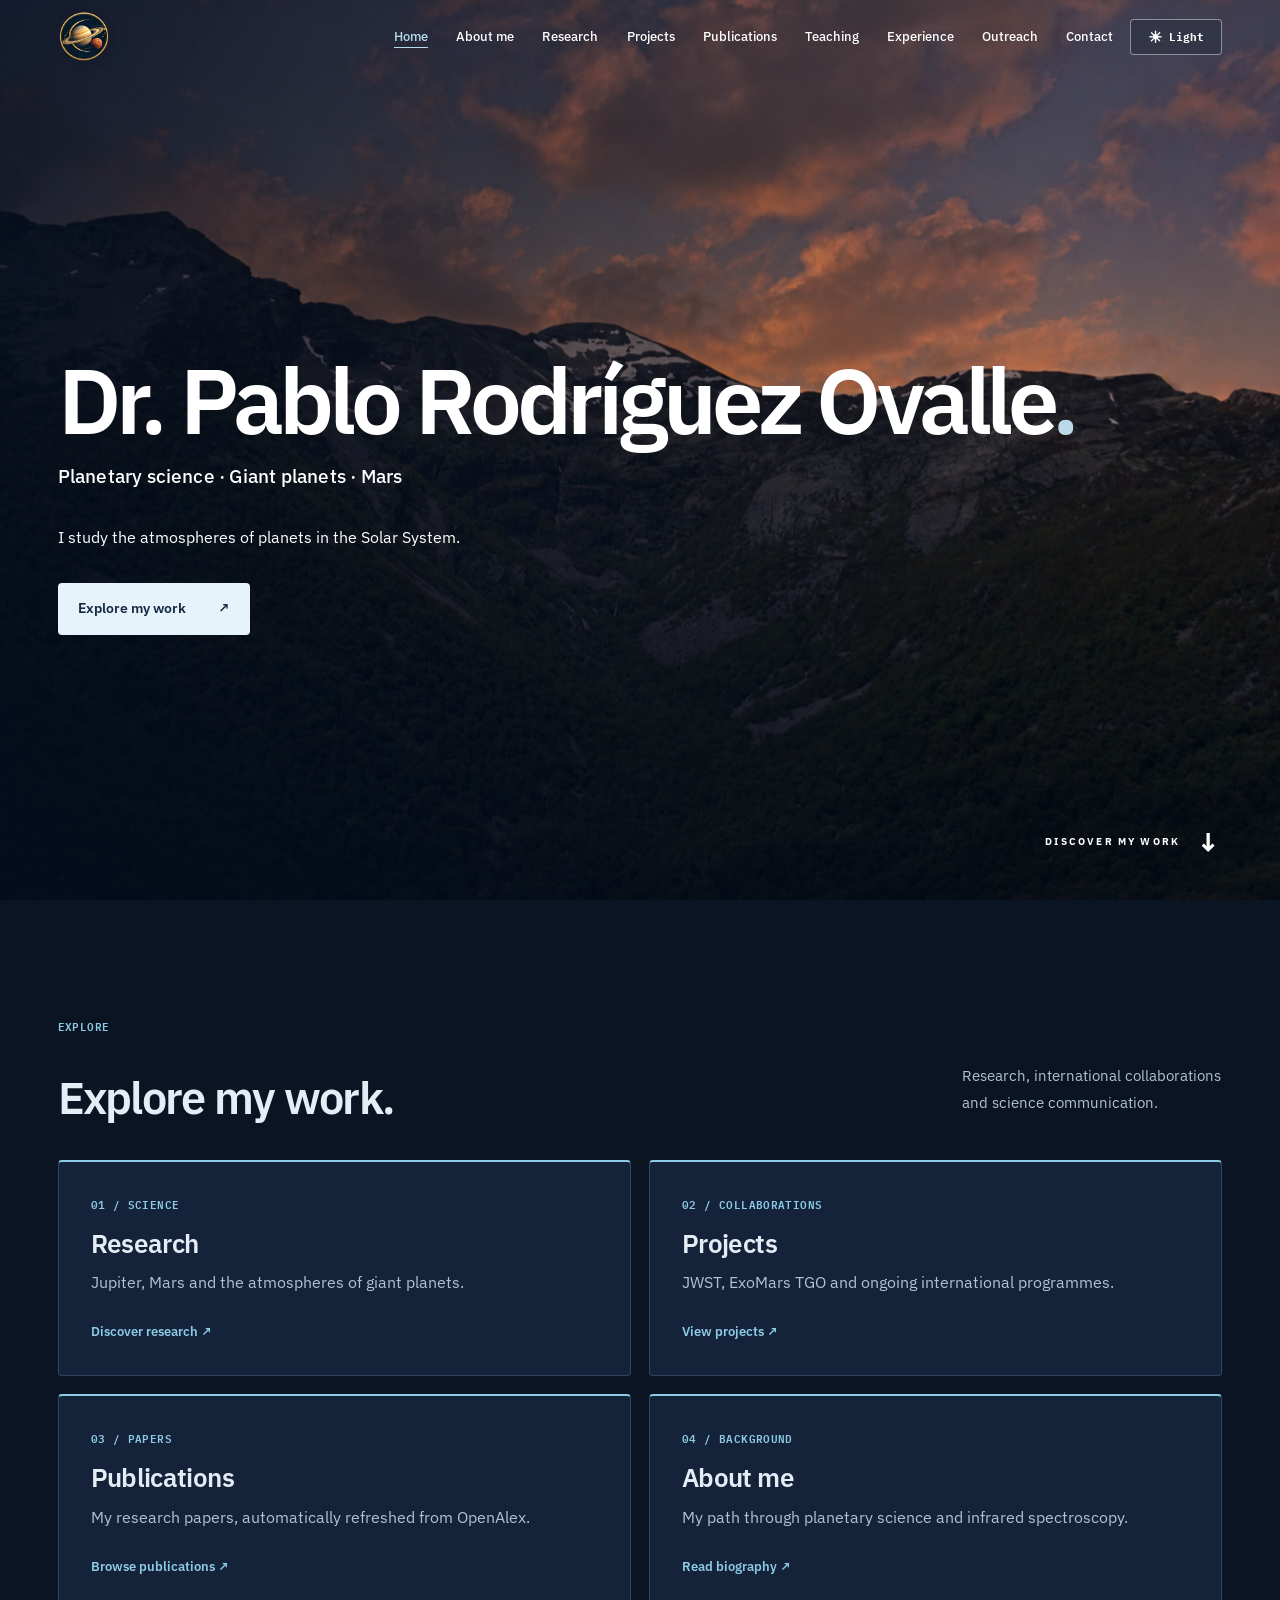
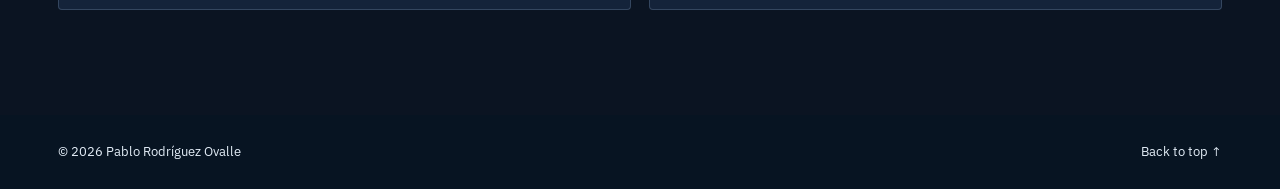
<file: index.html>
<!DOCTYPE html>
<html lang="en">
<head>
<meta charset="utf-8"/>
<meta content="width=device-width, initial-scale=1.0" name="viewport"/>
<meta content="A look at my research on the atmospheres of Jupiter, Mars and the giant planets." name="description"/>
<title>Dr. Pablo Rodríguez Ovalle | Astrophysicist in Planetary Science</title>
<link href="https://pablorovalle.github.io/" rel="canonical"/>
<meta content="index, follow, max-image-preview:large" name="robots"/>
<meta content="profile" property="og:type"/>
<meta content="Pablo Rodríguez Ovalle" property="og:site_name"/>
<meta content="Pablo Rodríguez Ovalle" name="application-name"/>
<meta content="en_US" property="og:locale"/>
<meta content="Dr. Pablo Rodríguez Ovalle | Astrophysicist in Planetary Science" property="og:title"/>
<meta content="A look at my research on the atmospheres of Jupiter, Mars and the giant planets." property="og:description"/>
<meta content="https://pablorovalle.github.io/" property="og:url"/>
<meta content="https://pablorovalle.github.io/assets/photo-pablo-egypt.jpg" property="og:image"/>
<meta content="Portrait of Dr. Pablo Rodríguez Ovalle" property="og:image:alt"/>
<meta content="summary_large_image" name="twitter:card"/>
<script type="application/ld+json">
{
  "@context": "https://schema.org",
  "@type": "Person",
  "@id": "https://pablorovalle.github.io/#person",
  "name": "Pablo Rodríguez Ovalle",
  "alternateName": [
    "Pablo Rodriguez Ovalle",
    "Pablo Rodríguez-Ovalle",
    "Pablo Rodriguez-Ovalle"
  ],
  "honorificPrefix": "Dr.",
  "url": "https://pablorovalle.github.io/",
  "image": "https://pablorovalle.github.io/assets/photo-pablo-egypt.jpg",
  "jobTitle": "Astrophysicist in Planetary Science",
  "description": "Astrophysicist researching planetary atmospheres, especially Jupiter and Mars, using infrared spectroscopy, JWST and ExoMars TGO.",
  "affiliation": {
    "@type": "Organization",
    "name": "Instituto de Astrofísica de Andalucía (IAA-CSIC)",
    "url": "https://www.iaa.csic.es/"
  },
  "sameAs": [
    "https://orcid.org/0000-0003-2594-2128",
    "https://www.linkedin.com/in/pablo-rodr%C3%ADguez-ovalle-245a7b1a9/"
  ],
  "knowsAbout": [
    "Planetary science",
    "Planetary atmospheres",
    "Jupiter",
    "Mars",
    "Infrared spectroscopy",
    "James Webb Space Telescope",
    "ExoMars Trace Gas Orbiter"
  ]
}
  </script>
<script type="application/ld+json">
{
  "@context": "https://schema.org",
  "@type": "WebSite",
  "@id": "https://pablorovalle.github.io/#website",
  "url": "https://pablorovalle.github.io/",
  "name": "Pablo Rodríguez Ovalle",
  "alternateName": [
    "Dr. Pablo Rodríguez Ovalle",
    "Pablo R. Ovalle"
  ],
  "inLanguage": "en",
  "publisher": {
    "@id": "https://pablorovalle.github.io/#person"
  }
}
  </script>
<link href="/favicon.ico" rel="icon" sizes="any"/>
<link href="/assets/favicon-48.png" rel="icon" sizes="48x48" type="image/png"/>
<link href="/assets/favicon-96.png" rel="icon" sizes="96x96" type="image/png"/>
<link href="/assets/favicon-192.png" rel="apple-touch-icon" sizes="192x192"/>
<link href="/favicon.png" rel="shortcut icon" type="image/png"/>
<meta content="#0d2135" name="theme-color"/>
<script>try{document.documentElement.dataset.theme=localStorage.getItem('pablo-theme')==='light'?'light':'dark'}catch(e){document.documentElement.dataset.theme='dark'}</script>
<link href="styles.css" rel="stylesheet"/>
<link href="scientific-theme.css" rel="stylesheet"/>
<script defer="" src="script.js"></script>
</head>
<body class="page-home">
<a class="skip-link" href="#main-content">Skip to content</a>
<header class="site-header" id="top"><a href="index.html" class="brand brand-logo" aria-label="Pablo Rodríguez Ovalle — home"><img src="assets/planetary-logo.png" alt="" width="52" height="52"></a><button class="menu-toggle" aria-label="Open navigation" aria-expanded="false" aria-controls="site-nav">☰</button><nav class="site-nav" id="site-nav" aria-label="Main navigation"><a href="index.html" aria-current="page">Home</a><a href="about.html">About me</a><a href="research.html">Research</a><a href="projects.html">Projects</a><a href="publications.html">Publications</a><a href="teaching.html">Teaching</a><a href="experience.html">Experience</a><a href="outreach.html">Outreach</a><a href="contact.html">Contact</a></nav><button class="theme-toggle" type="button" aria-label="Switch to light mode" title="Switch color theme"><span class="theme-toggle-icon" aria-hidden="true">☀</span><span class="theme-toggle-label">Light</span></button></header>
<main id="main-content">
<section aria-label="Introduction" class="hero" id="home">
<div aria-hidden="true" class="hero-photo"></div>
<div aria-hidden="true" class="hero-shade"></div>
<div class="hero-content wrap">
<h1>Dr. Pablo Rodríguez Ovalle<span class="accent">.</span></h1>
<p class="hero-subtitle">Planetary science · Giant planets · Mars</p>
<p class="hero-intro">I study the atmospheres of planets in the Solar System.</p>
<a class="button button-light" href="about.html">Explore my work <span aria-hidden="true">↗</span></a>
</div>
<a class="scroll-hint" href="about.html">DISCOVER MY WORK <span aria-hidden="true">↓</span></a>
</section><section class="section home-explore"><div class="wrap"><p class="eyebrow reveal">EXPLORE</p><div class="section-heading reveal"><h2>Explore my <em>work.</em></h2><p>Research, international collaborations and science communication.</p></div><div class="home-tiles">
<a class="home-tile reveal" href="research.html"><span>01 / SCIENCE</span><h3>Research</h3><p>Jupiter, Mars and the atmospheres of giant planets.</p><b>Discover research ↗</b></a>
<a class="home-tile reveal" href="projects.html"><span>02 / COLLABORATIONS</span><h3>Projects</h3><p>JWST, ExoMars TGO and ongoing international programmes.</p><b>View projects ↗</b></a>
<a class="home-tile reveal" href="publications.html"><span>03 / PAPERS</span><h3>Publications</h3><p>My research papers, automatically refreshed from OpenAlex.</p><b>Browse publications ↗</b></a>
<a class="home-tile reveal" href="about.html"><span>04 / BACKGROUND</span><h3>About me</h3><p>My path through planetary science and infrared spectroscopy.</p><b>Read biography ↗</b></a>
</div></div></section>
</main>
<footer class="site-footer"><div class="wrap footer-inner"><span>© <span id="year"></span> Pablo Rodríguez Ovalle</span><span><a href="#top">Back to top ↑</a></span></div></footer>
</body>
</html>
</file>
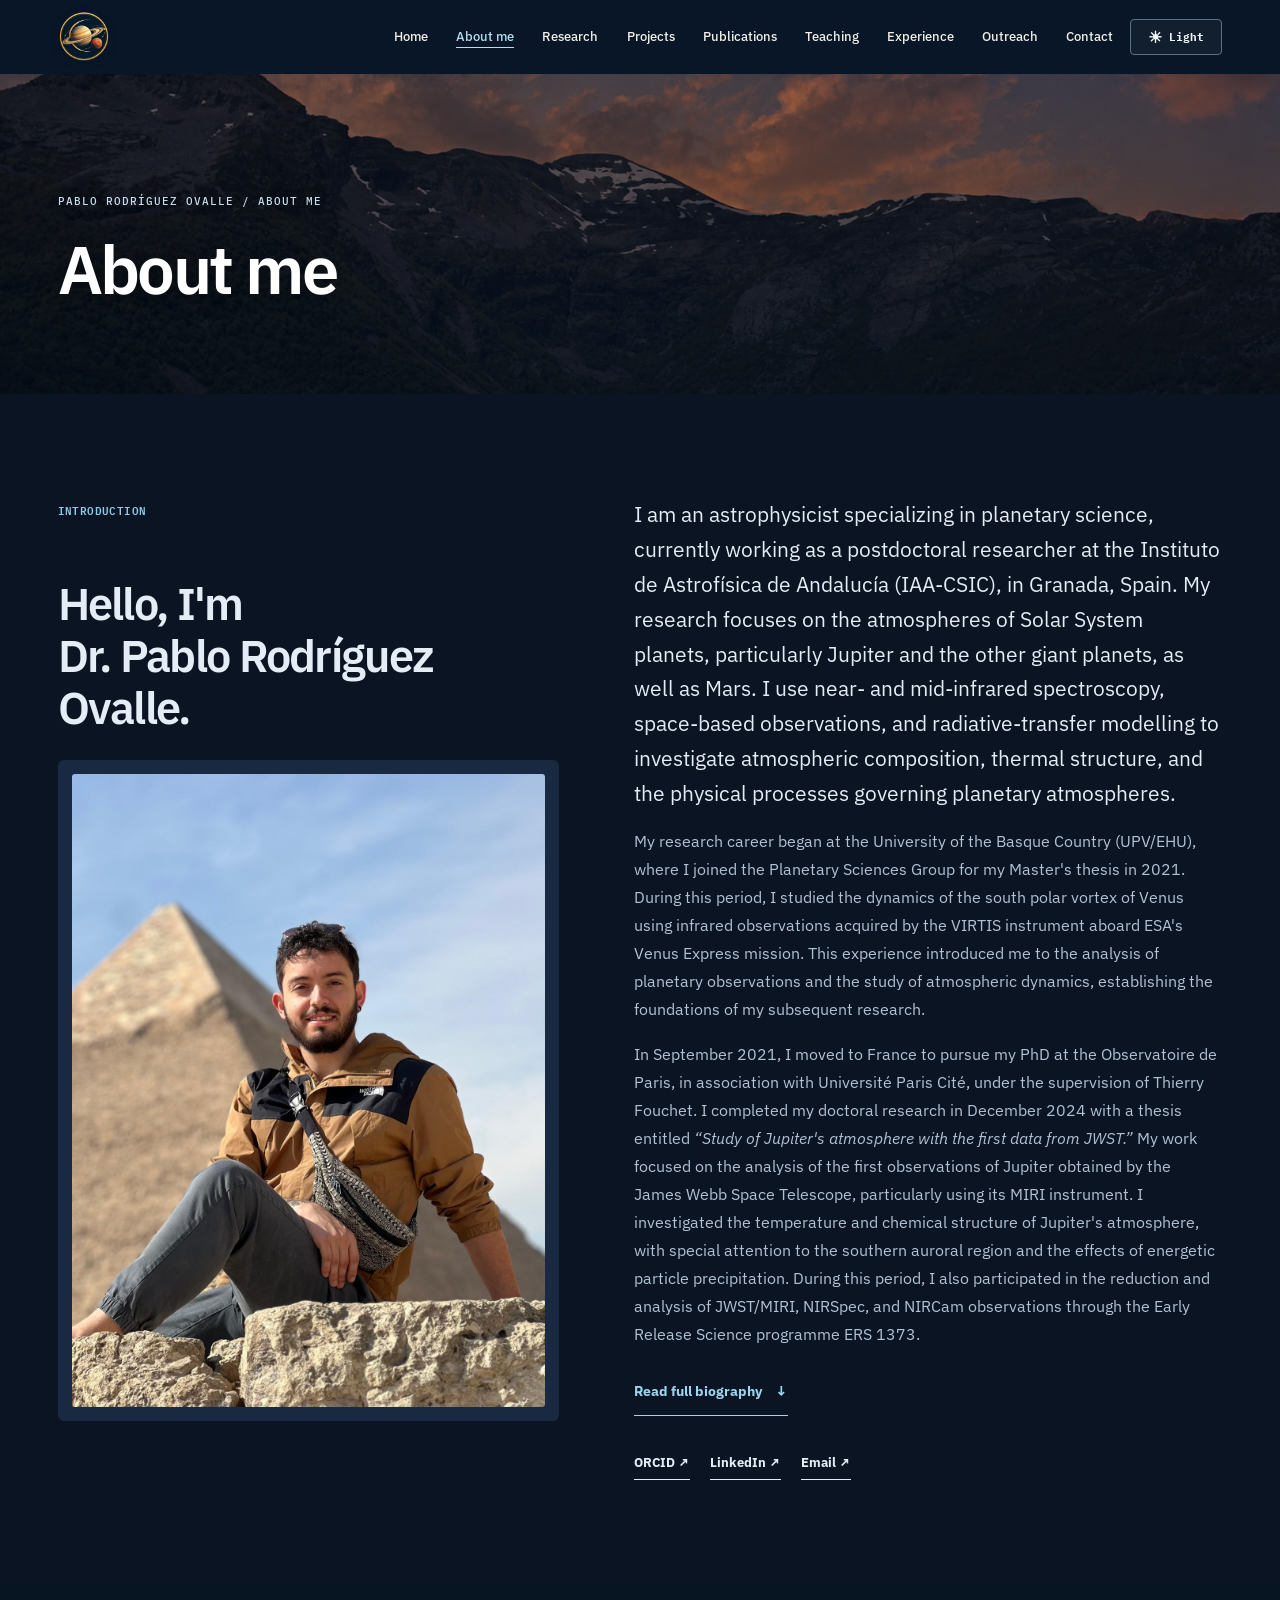
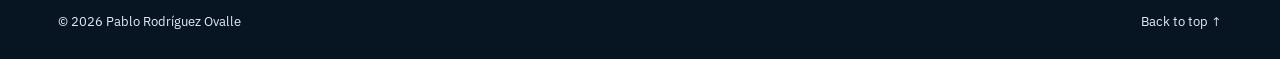
<file: about.html>
<!DOCTYPE html>
<html lang="en">
<head>
<meta charset="utf-8"/>
<meta content="width=device-width, initial-scale=1.0" name="viewport"/>
<meta content="Background and biography of Dr. Pablo Rodríguez Ovalle, planetary astrophysicist at IAA-CSIC." name="description"/>
<title>About me | Dr. Pablo Rodríguez Ovalle</title>
<link href="https://pablorovalle.github.io/about.html" rel="canonical"/>
<meta content="index, follow, max-image-preview:large" name="robots"/>
<meta content="website" property="og:type"/>
<meta content="Pablo Rodríguez Ovalle" property="og:site_name"/>
<meta content="Pablo Rodríguez Ovalle" name="application-name"/>
<meta content="en_US" property="og:locale"/>
<meta content="About me | Dr. Pablo Rodríguez Ovalle" property="og:title"/>
<meta content="Background and biography of Dr. Pablo Rodríguez Ovalle, planetary astrophysicist at IAA-CSIC." property="og:description"/>
<meta content="https://pablorovalle.github.io/about.html" property="og:url"/>
<meta content="https://pablorovalle.github.io/assets/photo-pablo-egypt.jpg" property="og:image"/>
<meta content="Portrait of Dr. Pablo Rodríguez Ovalle" property="og:image:alt"/>
<meta content="summary_large_image" name="twitter:card"/>
<script type="application/ld+json">
{
  "@context": "https://schema.org",
  "@type": "Person",
  "@id": "https://pablorovalle.github.io/#person",
  "name": "Pablo Rodríguez Ovalle",
  "alternateName": [
    "Pablo Rodriguez Ovalle",
    "Pablo Rodríguez-Ovalle",
    "Pablo Rodriguez-Ovalle"
  ],
  "honorificPrefix": "Dr.",
  "url": "https://pablorovalle.github.io/",
  "image": "https://pablorovalle.github.io/assets/photo-pablo-egypt.jpg",
  "jobTitle": "Astrophysicist in Planetary Science",
  "description": "Astrophysicist researching planetary atmospheres, especially Jupiter and Mars, using infrared spectroscopy, JWST and ExoMars TGO.",
  "affiliation": {
    "@type": "Organization",
    "name": "Instituto de Astrofísica de Andalucía (IAA-CSIC)",
    "url": "https://www.iaa.csic.es/"
  },
  "sameAs": [
    "https://orcid.org/0000-0003-2594-2128",
    "https://www.linkedin.com/in/pablo-rodr%C3%ADguez-ovalle-245a7b1a9/"
  ],
  "knowsAbout": [
    "Planetary science",
    "Planetary atmospheres",
    "Jupiter",
    "Mars",
    "Infrared spectroscopy",
    "James Webb Space Telescope",
    "ExoMars Trace Gas Orbiter"
  ]
}
  </script>
<script type="application/ld+json">
{
  "@context": "https://schema.org",
  "@type": "WebSite",
  "@id": "https://pablorovalle.github.io/#website",
  "url": "https://pablorovalle.github.io/",
  "name": "Pablo Rodríguez Ovalle",
  "alternateName": [
    "Dr. Pablo Rodríguez Ovalle",
    "Pablo R. Ovalle"
  ],
  "inLanguage": "en",
  "publisher": {
    "@id": "https://pablorovalle.github.io/#person"
  }
}
  </script>
<link href="/favicon.ico" rel="icon" sizes="any"/>
<link href="/assets/favicon-48.png" rel="icon" sizes="48x48" type="image/png"/>
<link href="/assets/favicon-96.png" rel="icon" sizes="96x96" type="image/png"/>
<link href="/assets/favicon-192.png" rel="apple-touch-icon" sizes="192x192"/>
<link href="/favicon.png" rel="shortcut icon" type="image/png"/>
<meta content="#0d2135" name="theme-color"/>
<script>try{document.documentElement.dataset.theme=localStorage.getItem('pablo-theme')==='light'?'light':'dark'}catch(e){document.documentElement.dataset.theme='dark'}</script>
<link href="styles.css" rel="stylesheet"/>
<link href="scientific-theme.css" rel="stylesheet"/>
<script defer="" src="script.js"></script>
</head>
<body class="page-about">
<a class="skip-link" href="#main-content">Skip to content</a>
<header class="site-header" id="top"><a href="index.html" class="brand brand-logo" aria-label="Pablo Rodríguez Ovalle — home"><img src="assets/planetary-logo.png" alt="" width="52" height="52"></a><button class="menu-toggle" aria-label="Open navigation" aria-expanded="false" aria-controls="site-nav">☰</button><nav class="site-nav" id="site-nav" aria-label="Main navigation"><a href="index.html">Home</a><a href="about.html" aria-current="page">About me</a><a href="research.html">Research</a><a href="projects.html">Projects</a><a href="publications.html">Publications</a><a href="teaching.html">Teaching</a><a href="experience.html">Experience</a><a href="outreach.html">Outreach</a><a href="contact.html">Contact</a></nav><button class="theme-toggle" type="button" aria-label="Switch to light mode" title="Switch color theme"><span class="theme-toggle-icon" aria-hidden="true">☀</span><span class="theme-toggle-label">Light</span></button></header>
<main id="main-content">
<div class="page-banner"><div class="wrap"><p class="page-banner-kicker">PABLO RODRÍGUEZ OVALLE / ABOUT ME</p><h1>About me</h1></div></div><section class="section about-section" id="about">
<div class="wrap about-grid">
<div class="about-intro reveal">
<p class="eyebrow">INTRODUCTION</p>
<h2>Hello, I'm<br/><em>Dr. Pablo Rodríguez Ovalle.</em></h2>
<figure class="about-portrait">
<img alt="Portrait of Dr. Pablo Rodríguez Ovalle outdoors, with the pyramids in the background" loading="lazy" src="assets/photo-pablo-egypt.jpg"/>
</figure>
</div>
<div class="about-copy reveal">
<p class="lead">I am an astrophysicist specializing in planetary science, currently working as a postdoctoral researcher at the Instituto de Astrofísica de Andalucía (IAA-CSIC), in Granada, Spain. My research focuses on the atmospheres of Solar System planets, particularly Jupiter and the other giant planets, as well as Mars. I use near- and mid-infrared spectroscopy, space-based observations, and radiative-transfer modelling to investigate atmospheric composition, thermal structure, and the physical processes governing planetary atmospheres.</p>
<p>My research career began at the University of the Basque Country (UPV/EHU), where I joined the Planetary Sciences Group for my Master's thesis in 2021. During this period, I studied the dynamics of the south polar vortex of Venus using infrared observations acquired by the VIRTIS instrument aboard ESA's Venus Express mission. This experience introduced me to the analysis of planetary observations and the study of atmospheric dynamics, establishing the foundations of my subsequent research.</p>
<p>In September 2021, I moved to France to pursue my PhD at the Observatoire de Paris, in association with Université Paris Cité, under the supervision of Thierry Fouchet. I completed my doctoral research in December 2024 with a thesis entitled <em>“Study of Jupiter's atmosphere with the first data from JWST.”</em> My work focused on the analysis of the first observations of Jupiter obtained by the James Webb Space Telescope, particularly using its MIRI instrument. I investigated the temperature and chemical structure of Jupiter's atmosphere, with special attention to the southern auroral region and the effects of energetic particle precipitation. During this period, I also participated in the reduction and analysis of JWST/MIRI, NIRSpec, and NIRCam observations through the Early Release Science programme ERS 1373.</p>
<details class="bio-details">
<summary>Read full biography <span aria-hidden="true">↓</span></summary>
<div class="bio-extra">
<p>Alongside my PhD research, I participated in university teaching at the Observatoire de Paris, contributing to Master's-level courses in optics, instrumentation, exoplanets, observational techniques, and statistical physics. I also contributed to the supervision of a Master's thesis on Jupiter's stratospheric temperatures using JWST/MIRI. These experiences allowed me to develop my interests in teaching, student supervision, and collaborative research.</p>
<p>In March 2025, I joined the Instituto de Astrofísica de Andalucía (IAA-CSIC) as a postdoctoral researcher, extending my research to the Martian atmosphere. Using solar occultation observations from the ACS-MIR instrument aboard the ExoMars Trace Gas Orbiter, I focused on the climatology and vertical distribution of carbon monoxide (CO). This work involves detailed spectroscopic analysis, instrumental characterization, and atmospheric retrievals aimed at improving our understanding of the spatial and seasonal variability of CO on Mars.</p>
<p>Since September 2026, I have continued my postdoctoral research at the IAA-CSIC, investigating trace species in the Martian atmosphere with ExoMars TGO while maintaining my involvement in giant-planet studies with JWST. I also participate in several international collaborations and observing programmes, including investigations of Jupiter's auroral chemistry and atmospheric structure. In addition, I lead projects focused on exogenic molecules in Jupiter and on the comparative analysis of methane in the four giant planets, with the aim of constraining their vertical distributions and homopause altitudes.</p>
<p>My work combines observational spectroscopy with radiative-transfer modelling under both local thermodynamic equilibrium (LTE) and non-LTE conditions. Across different planetary environments, my main objective is to extract as much physical information as possible from infrared observations and use it to better understand the composition, structure, and evolution of planetary atmospheres.</p>
</div>
</details>
<div class="link-row"><a href="https://orcid.org/0000-0003-2594-2128" rel="noopener noreferrer" target="_blank">ORCID ↗</a><a href="https://www.linkedin.com/in/pablo-rodr%C3%ADguez-ovalle-245a7b1a9/" rel="noopener noreferrer" target="_blank">LinkedIn ↗</a><a href="mailto:povalle@iaa.es">Email ↗</a></div>
</div>
</div>
</section>
</main>
<footer class="site-footer"><div class="wrap footer-inner"><span>© <span id="year"></span> Pablo Rodríguez Ovalle</span><span><a href="#top">Back to top ↑</a></span></div></footer>
</body>
</html>
</file>
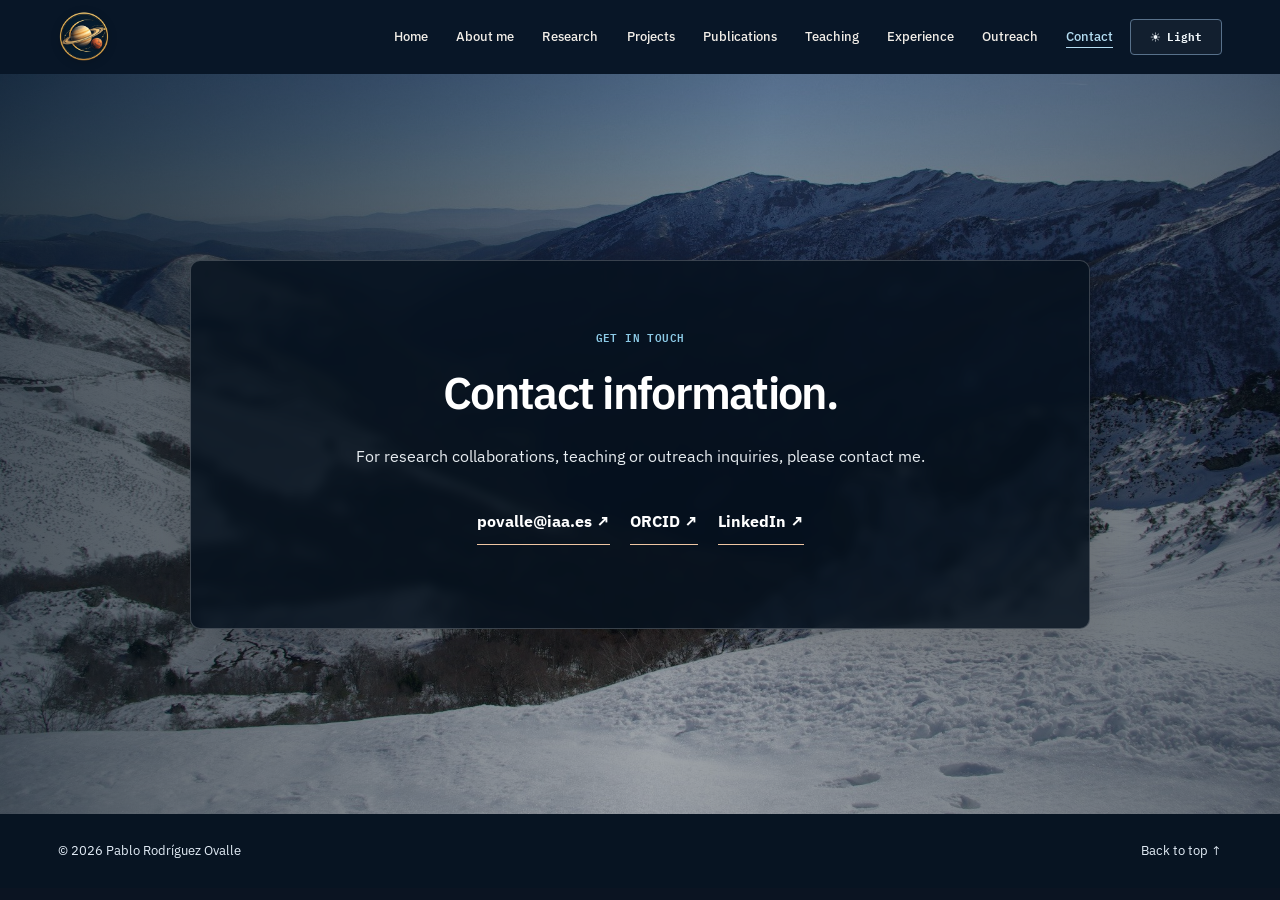
<file: contact.html>
<!DOCTYPE html>
<html lang="en">
<head>
<meta charset="utf-8"/>
<meta content="width=device-width, initial-scale=1.0" name="viewport"/>
<meta content="Contact Dr. Pablo Rodríguez Ovalle for planetary science research, collaboration, teaching and outreach." name="description"/>
<title>Contact | Dr. Pablo Rodríguez Ovalle</title>
<link href="https://pablorovalle.github.io/contact.html" rel="canonical"/>
<meta content="index, follow, max-image-preview:large" name="robots"/>
<meta content="website" property="og:type"/>
<meta content="Pablo Rodríguez Ovalle" property="og:site_name"/>
<meta content="Pablo Rodríguez Ovalle" name="application-name"/>
<meta content="en_US" property="og:locale"/>
<meta content="Contact | Dr. Pablo Rodríguez Ovalle" property="og:title"/>
<meta content="Contact Dr. Pablo Rodríguez Ovalle for planetary science research, collaboration, teaching and outreach." property="og:description"/>
<meta content="https://pablorovalle.github.io/contact.html" property="og:url"/>
<meta content="https://pablorovalle.github.io/assets/photo-pablo-egypt.jpg" property="og:image"/>
<meta content="Portrait of Dr. Pablo Rodríguez Ovalle" property="og:image:alt"/>
<meta content="summary_large_image" name="twitter:card"/>
<script type="application/ld+json">
{
  "@context": "https://schema.org",
  "@type": "Person",
  "@id": "https://pablorovalle.github.io/#person",
  "name": "Pablo Rodríguez Ovalle",
  "alternateName": [
    "Pablo Rodriguez Ovalle",
    "Pablo Rodríguez-Ovalle",
    "Pablo Rodriguez-Ovalle"
  ],
  "honorificPrefix": "Dr.",
  "url": "https://pablorovalle.github.io/",
  "image": "https://pablorovalle.github.io/assets/photo-pablo-egypt.jpg",
  "jobTitle": "Astrophysicist in Planetary Science",
  "description": "Astrophysicist researching planetary atmospheres, especially Jupiter and Mars, using infrared spectroscopy, JWST and ExoMars TGO.",
  "affiliation": {
    "@type": "Organization",
    "name": "Instituto de Astrofísica de Andalucía (IAA-CSIC)",
    "url": "https://www.iaa.csic.es/"
  },
  "sameAs": [
    "https://orcid.org/0000-0003-2594-2128",
    "https://www.linkedin.com/in/pablo-rodr%C3%ADguez-ovalle-245a7b1a9/"
  ],
  "knowsAbout": [
    "Planetary science",
    "Planetary atmospheres",
    "Jupiter",
    "Mars",
    "Infrared spectroscopy",
    "James Webb Space Telescope",
    "ExoMars Trace Gas Orbiter"
  ]
}
  </script>
<script type="application/ld+json">
{
  "@context": "https://schema.org",
  "@type": "WebSite",
  "@id": "https://pablorovalle.github.io/#website",
  "url": "https://pablorovalle.github.io/",
  "name": "Pablo Rodríguez Ovalle",
  "alternateName": [
    "Dr. Pablo Rodríguez Ovalle",
    "Pablo R. Ovalle"
  ],
  "inLanguage": "en",
  "publisher": {
    "@id": "https://pablorovalle.github.io/#person"
  }
}
  </script>
<link href="/favicon.ico" rel="icon" sizes="any"/>
<link href="/assets/favicon-48.png" rel="icon" sizes="48x48" type="image/png"/>
<link href="/assets/favicon-96.png" rel="icon" sizes="96x96" type="image/png"/>
<link href="/assets/favicon-192.png" rel="apple-touch-icon" sizes="192x192"/>
<link href="/favicon.png" rel="shortcut icon" type="image/png"/>
<meta content="#0d2135" name="theme-color"/>
<script>try{document.documentElement.dataset.theme=localStorage.getItem('pablo-theme')==='light'?'light':'dark'}catch(e){document.documentElement.dataset.theme='dark'}</script>
<link href="styles.css" rel="stylesheet"/>
<link href="scientific-theme.css" rel="stylesheet"/>
<script defer="" src="script.js"></script>
</head>
<body class="page-contact">
<a class="skip-link" href="#main-content">Skip to content</a>
<header class="site-header" id="top"><a href="index.html" class="brand brand-logo" aria-label="Pablo Rodríguez Ovalle — home"><img src="assets/planetary-logo.png" alt="" width="52" height="52"></a><button class="menu-toggle" aria-label="Open navigation" aria-expanded="false" aria-controls="site-nav">☰</button><nav class="site-nav" id="site-nav" aria-label="Main navigation"><a href="index.html">Home</a><a href="about.html">About me</a><a href="research.html">Research</a><a href="projects.html">Projects</a><a href="publications.html">Publications</a><a href="teaching.html">Teaching</a><a href="experience.html">Experience</a><a href="outreach.html">Outreach</a><a href="contact.html" aria-current="page">Contact</a></nav><button class="theme-toggle" type="button" aria-label="Switch to light mode" title="Switch color theme"><span class="theme-toggle-icon" aria-hidden="true">☀</span><span class="theme-toggle-label">Light</span></button></header>
<main id="main-content">
<section class="section contact-section" id="contact"><div class="wrap contact-content reveal"><p class="eyebrow">GET IN TOUCH</p><h2>Contact <em>information.</em></h2><p>For research collaborations, teaching or outreach inquiries, please contact me.</p><div class="contact-links"><a href="mailto:povalle@iaa.es">povalle@iaa.es ↗</a><a href="https://orcid.org/0000-0003-2594-2128" rel="noopener noreferrer" target="_blank">ORCID ↗</a><a href="https://www.linkedin.com/in/pablo-rodr%C3%ADguez-ovalle-245a7b1a9/" rel="noopener noreferrer" target="_blank">LinkedIn ↗</a></div></div></section>
</main>
<footer class="site-footer"><div class="wrap footer-inner"><span>© <span id="year"></span> Pablo Rodríguez Ovalle</span><span><a href="#top">Back to top ↑</a></span></div></footer>
</body>
</html>
</file>
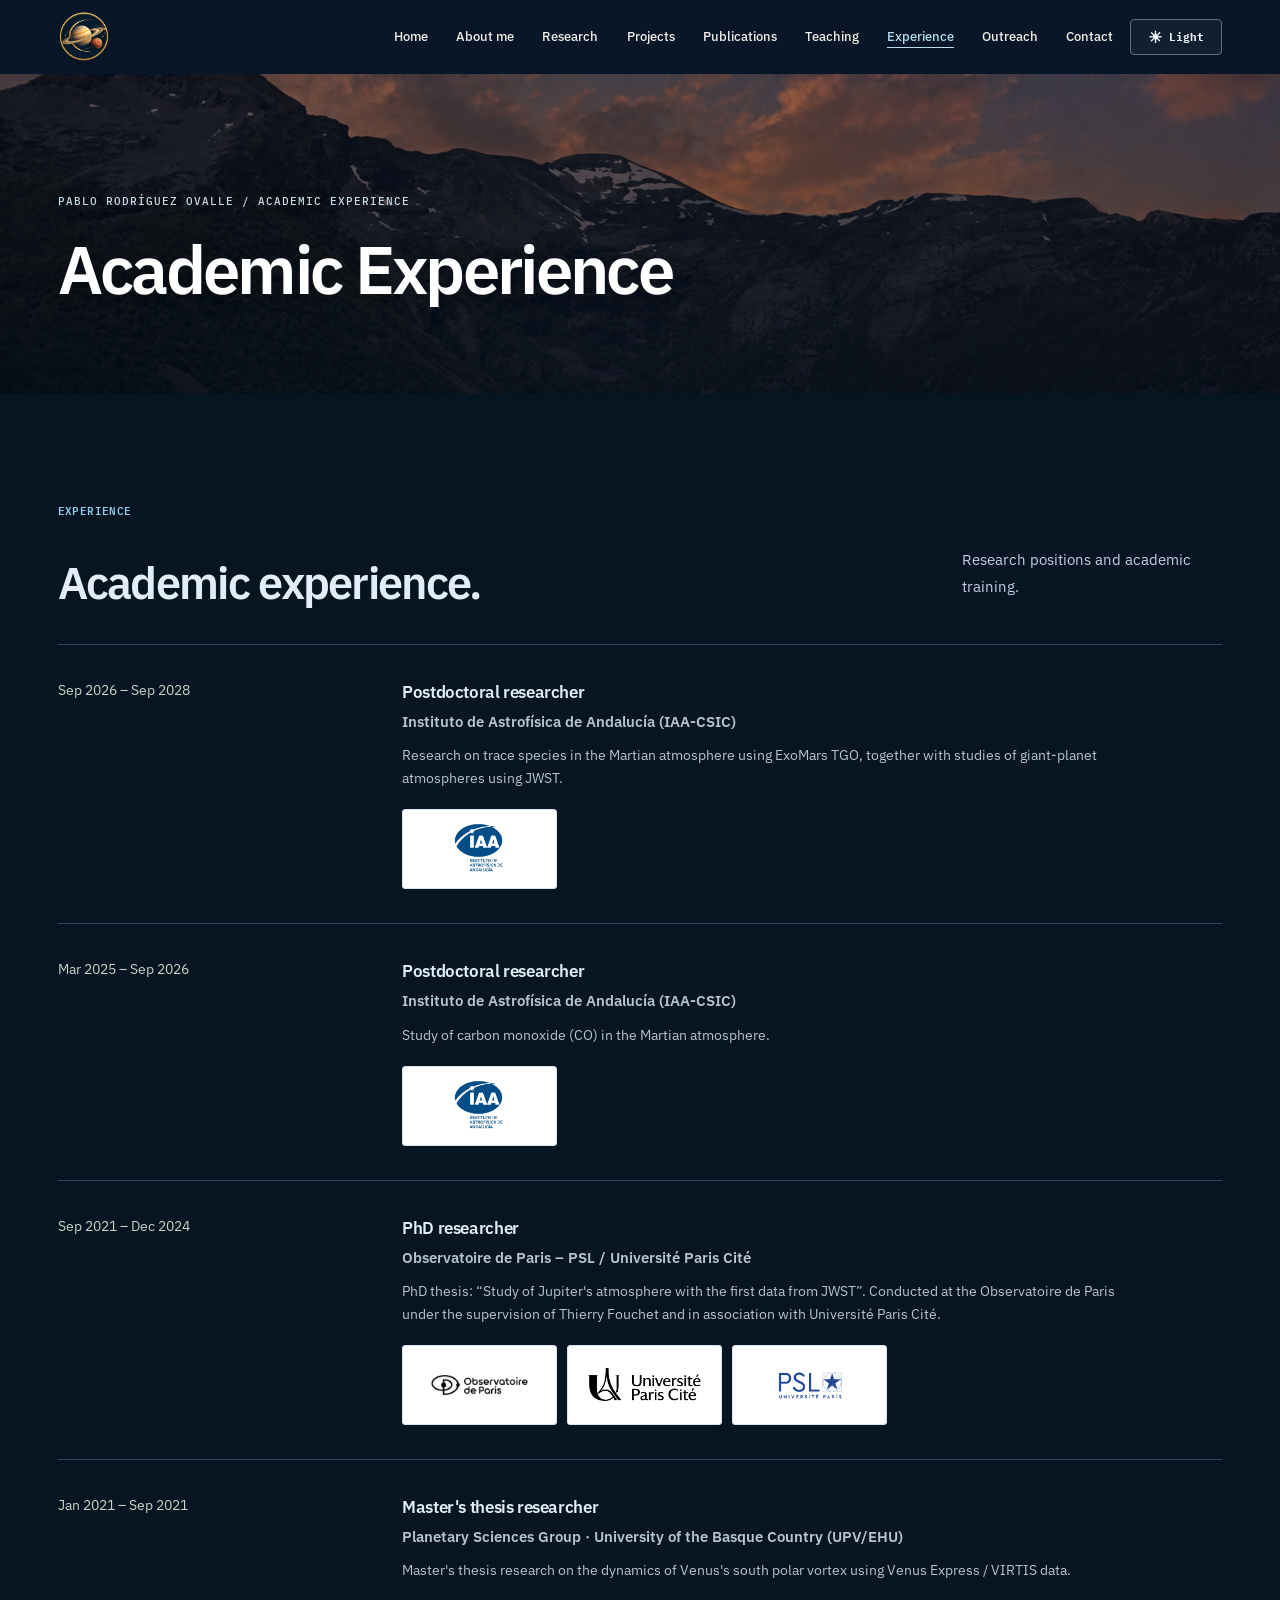
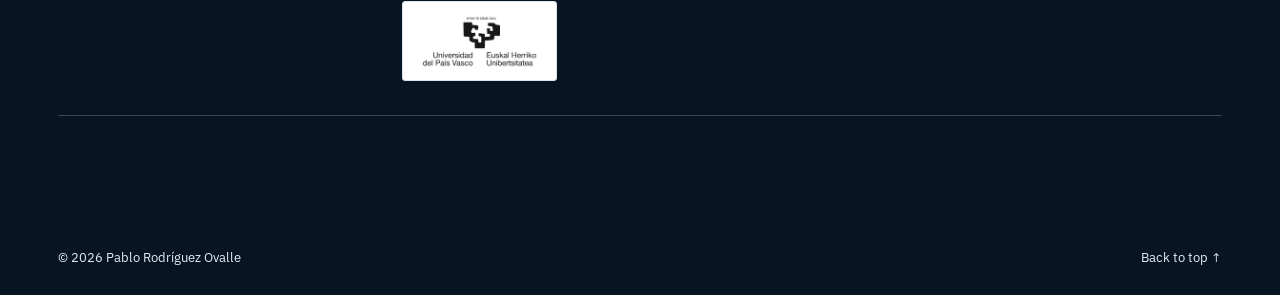
<file: experience.html>
<!DOCTYPE html>
<html lang="en">
<head>
<meta charset="utf-8"/>
<meta content="width=device-width, initial-scale=1.0" name="viewport"/>
<meta content="Academic training and research appointments in planetary sciences at IAA-CSIC, Observatoire de Paris and UPV/EHU." name="description"/>
<title>Academic Experience | Dr. Pablo Rodríguez Ovalle</title>
<link href="https://pablorovalle.github.io/experience.html" rel="canonical"/>
<meta content="index, follow, max-image-preview:large" name="robots"/>
<meta content="website" property="og:type"/>
<meta content="Pablo Rodríguez Ovalle" property="og:site_name"/>
<meta content="Pablo Rodríguez Ovalle" name="application-name"/>
<meta content="en_US" property="og:locale"/>
<meta content="Academic Experience | Dr. Pablo Rodríguez Ovalle" property="og:title"/>
<meta content="Academic training and research appointments in planetary sciences at IAA-CSIC, Observatoire de Paris and UPV/EHU." property="og:description"/>
<meta content="https://pablorovalle.github.io/experience.html" property="og:url"/>
<meta content="https://pablorovalle.github.io/assets/photo-pablo-egypt.jpg" property="og:image"/>
<meta content="Portrait of Dr. Pablo Rodríguez Ovalle" property="og:image:alt"/>
<meta content="summary_large_image" name="twitter:card"/>
<script type="application/ld+json">
{
  "@context": "https://schema.org",
  "@type": "Person",
  "@id": "https://pablorovalle.github.io/#person",
  "name": "Pablo Rodríguez Ovalle",
  "alternateName": [
    "Pablo Rodriguez Ovalle",
    "Pablo Rodríguez-Ovalle",
    "Pablo Rodriguez-Ovalle"
  ],
  "honorificPrefix": "Dr.",
  "url": "https://pablorovalle.github.io/",
  "image": "https://pablorovalle.github.io/assets/photo-pablo-egypt.jpg",
  "jobTitle": "Astrophysicist in Planetary Science",
  "description": "Astrophysicist researching planetary atmospheres, especially Jupiter and Mars, using infrared spectroscopy, JWST and ExoMars TGO.",
  "affiliation": {
    "@type": "Organization",
    "name": "Instituto de Astrofísica de Andalucía (IAA-CSIC)",
    "url": "https://www.iaa.csic.es/"
  },
  "sameAs": [
    "https://orcid.org/0000-0003-2594-2128",
    "https://www.linkedin.com/in/pablo-rodr%C3%ADguez-ovalle-245a7b1a9/"
  ],
  "knowsAbout": [
    "Planetary science",
    "Planetary atmospheres",
    "Jupiter",
    "Mars",
    "Infrared spectroscopy",
    "James Webb Space Telescope",
    "ExoMars Trace Gas Orbiter"
  ]
}
  </script>
<script type="application/ld+json">
{
  "@context": "https://schema.org",
  "@type": "WebSite",
  "@id": "https://pablorovalle.github.io/#website",
  "url": "https://pablorovalle.github.io/",
  "name": "Pablo Rodríguez Ovalle",
  "alternateName": [
    "Dr. Pablo Rodríguez Ovalle",
    "Pablo R. Ovalle"
  ],
  "inLanguage": "en",
  "publisher": {
    "@id": "https://pablorovalle.github.io/#person"
  }
}
  </script>
<link href="/favicon.ico" rel="icon" sizes="any"/>
<link href="/assets/favicon-48.png" rel="icon" sizes="48x48" type="image/png"/>
<link href="/assets/favicon-96.png" rel="icon" sizes="96x96" type="image/png"/>
<link href="/assets/favicon-192.png" rel="apple-touch-icon" sizes="192x192"/>
<link href="/favicon.png" rel="shortcut icon" type="image/png"/>
<meta content="#0d2135" name="theme-color"/>
<script>try{document.documentElement.dataset.theme=localStorage.getItem('pablo-theme')==='light'?'light':'dark'}catch(e){document.documentElement.dataset.theme='dark'}</script>
<link href="styles.css" rel="stylesheet"/>
<link href="scientific-theme.css" rel="stylesheet"/>
<script defer="" src="script.js"></script>
</head>
<body class="page-employment">
<a class="skip-link" href="#main-content">Skip to content</a>
<header class="site-header" id="top"><a href="index.html" class="brand brand-logo" aria-label="Pablo Rodríguez Ovalle — home"><img src="assets/planetary-logo.png" alt="" width="52" height="52"></a><button class="menu-toggle" aria-label="Open navigation" aria-expanded="false" aria-controls="site-nav">☰</button><nav class="site-nav" id="site-nav" aria-label="Main navigation"><a href="index.html">Home</a><a href="about.html">About me</a><a href="research.html">Research</a><a href="projects.html">Projects</a><a href="publications.html">Publications</a><a href="teaching.html">Teaching</a><a href="experience.html" aria-current="page">Experience</a><a href="outreach.html">Outreach</a><a href="contact.html">Contact</a></nav><button class="theme-toggle" type="button" aria-label="Switch to light mode" title="Switch color theme"><span class="theme-toggle-icon" aria-hidden="true">☀</span><span class="theme-toggle-label">Light</span></button></header>
<main id="main-content">
<div class="page-banner"><div class="wrap"><p class="page-banner-kicker">PABLO RODRÍGUEZ OVALLE / ACADEMIC EXPERIENCE</p><h1>Academic Experience</h1></div></div><section class="section dark-section experience-section" id="employment">
<div class="wrap">
<p class="eyebrow reveal">EXPERIENCE</p>
<div class="section-heading reveal"><h2>Academic <em>experience.</em></h2><p>Research positions and academic training.</p></div>
<div class="timeline">
<article class="timeline-item reveal">
<span class="experience-dates">Sep 2026 – Sep 2028</span>
<div class="experience-details"><h3>Postdoctoral researcher</h3><p class="experience-org">Instituto de Astrofísica de Andalucía (IAA-CSIC)</p><p>Research on trace species in the Martian atmosphere using ExoMars TGO, together with studies of giant-planet atmospheres using JWST.</p><div class="experience-logos"><a class="experience-logo" href="https://www.iaa.csic.es/" rel="noopener noreferrer" target="_blank"><img alt="IAA-CSIC" loading="lazy" src="assets/logo-iaa-csic.png"/></a></div></div>
</article>
<article class="timeline-item reveal">
<span class="experience-dates">Mar 2025 – Sep 2026</span>
<div class="experience-details"><h3>Postdoctoral researcher</h3><p class="experience-org">Instituto de Astrofísica de Andalucía (IAA-CSIC)</p><p>Study of carbon monoxide (CO) in the Martian atmosphere.</p><div class="experience-logos"><a class="experience-logo" href="https://www.iaa.csic.es/" rel="noopener noreferrer" target="_blank"><img alt="IAA-CSIC" loading="lazy" src="assets/logo-iaa-csic.png"/></a></div></div>
</article>
<article class="timeline-item reveal">
<span class="experience-dates">Sep 2021 – Dec 2024</span>
<div class="experience-details"><h3>PhD researcher</h3><p class="experience-org">Observatoire de Paris – PSL / Université Paris Cité</p><p>PhD thesis: “Study of Jupiter's atmosphere with the first data from JWST”. Conducted at the Observatoire de Paris under the supervision of Thierry Fouchet and in association with Université Paris Cité.</p><div class="experience-logos"><a class="experience-logo" href="https://observatoiredeparis.psl.eu/" rel="noopener noreferrer" target="_blank"><img alt="Observatoire de Paris – PSL" loading="lazy" src="assets/logo-observatoire.png"/></a><a class="experience-logo" href="https://u-paris.fr/" rel="noopener noreferrer" target="_blank"><img alt="Université Paris Cité" loading="lazy" src="assets/logo-paris-cite.jpg"/></a><a class="experience-logo" href="https://psl.eu/" rel="noopener noreferrer" target="_blank"><img alt="Université PSL" loading="lazy" src="assets/logo-psl.png"/></a></div></div>
</article>
<article class="timeline-item reveal">
<span class="experience-dates">Jan 2021 – Sep 2021</span>
<div class="experience-details"><h3>Master's thesis researcher</h3><p class="experience-org">Planetary Sciences Group · University of the Basque Country (UPV/EHU)</p><p>Master's thesis research on the dynamics of Venus's south polar vortex using Venus Express / VIRTIS data.</p><div class="experience-logos"><a class="experience-logo" href="https://www.ehu.eus/" rel="noopener noreferrer" target="_blank"><img alt="UPV/EHU" loading="lazy" src="assets/logo-upv-ehu.jpg"/></a></div></div>
</article>
</div>
</div>
</section>
</main>
<footer class="site-footer"><div class="wrap footer-inner"><span>© <span id="year"></span> Pablo Rodríguez Ovalle</span><span><a href="#top">Back to top ↑</a></span></div></footer>
</body>
</html>
</file>
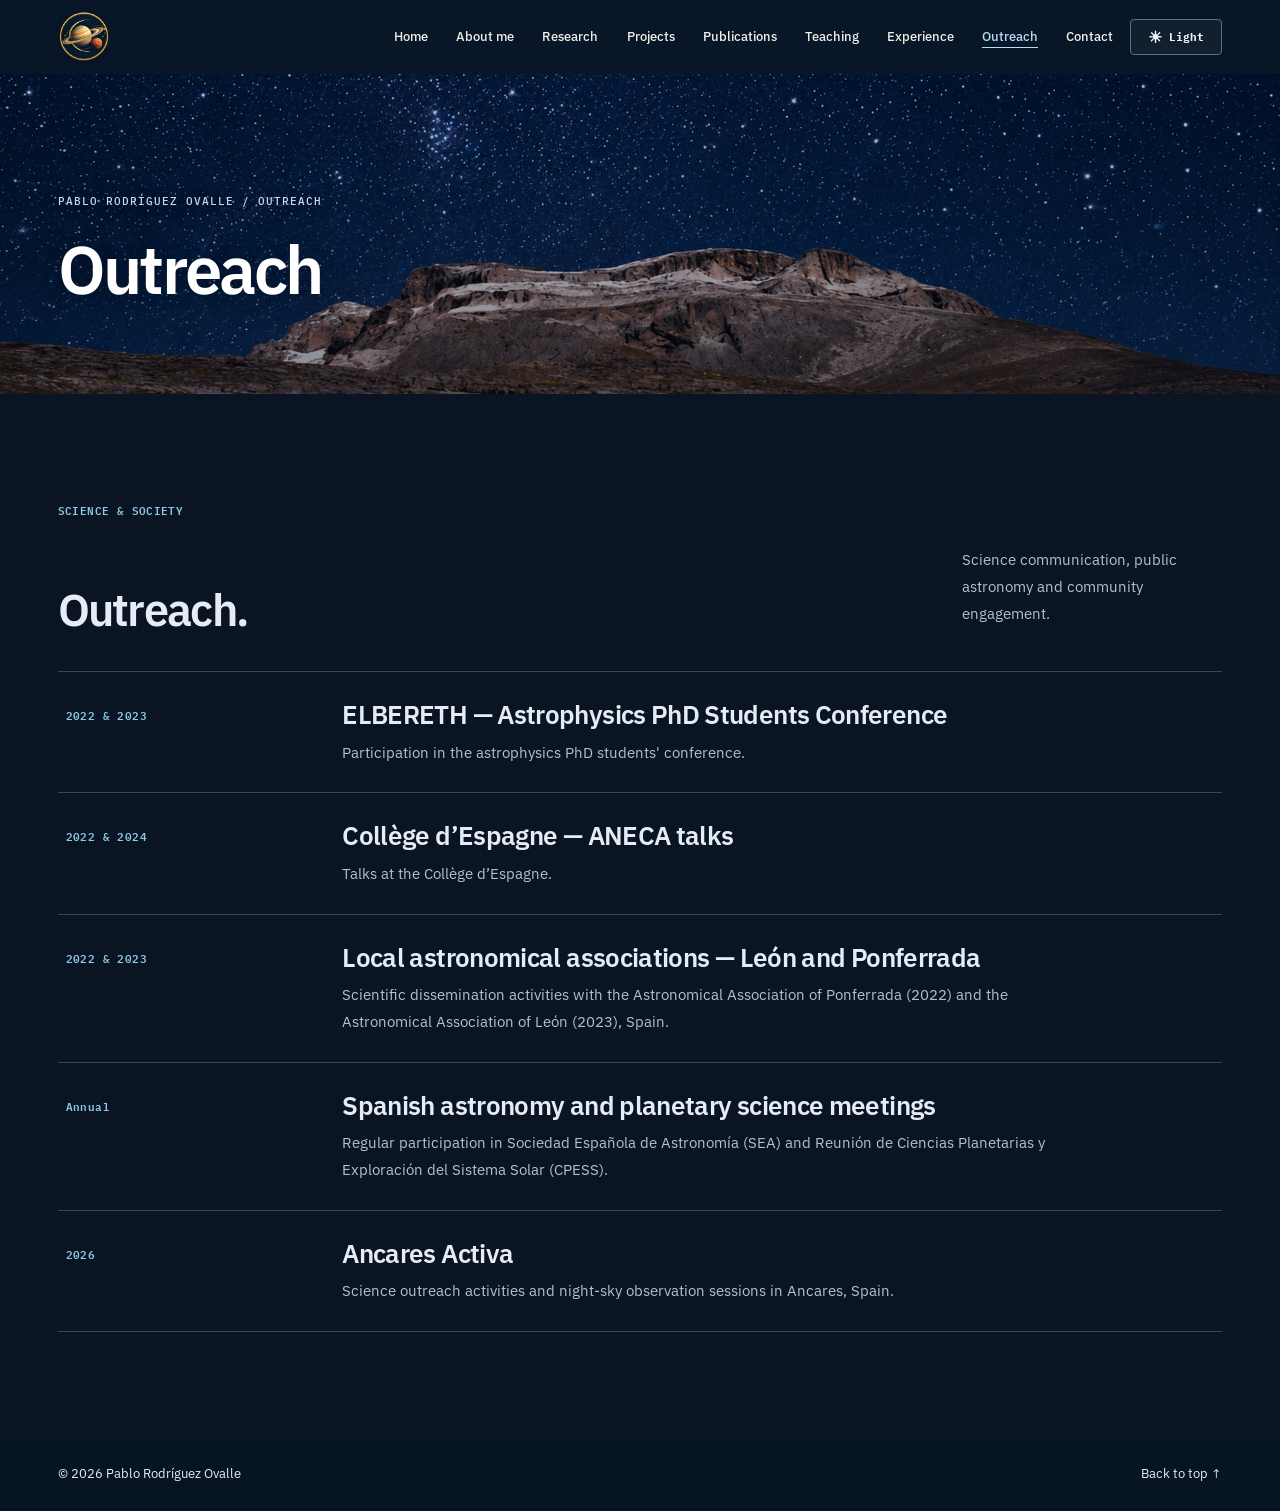
<file: outreach.html>
<!DOCTYPE html>
<html lang="en">
<head>
<meta charset="utf-8"/>
<meta content="width=device-width, initial-scale=1.0" name="viewport"/>
<meta content="Public science activities, astronomical associations, ELBERETH, SEA, CPESS and Ancares Activa." name="description"/>
<title>Outreach | Dr. Pablo Rodríguez Ovalle</title>
<link href="https://pablorovalle.github.io/outreach.html" rel="canonical"/>
<meta content="index, follow, max-image-preview:large" name="robots"/>
<meta content="website" property="og:type"/>
<meta content="Pablo Rodríguez Ovalle" property="og:site_name"/>
<meta content="Pablo Rodríguez Ovalle" name="application-name"/>
<meta content="en_US" property="og:locale"/>
<meta content="Outreach | Dr. Pablo Rodríguez Ovalle" property="og:title"/>
<meta content="Public science activities, astronomical associations, ELBERETH, SEA, CPESS and Ancares Activa." property="og:description"/>
<meta content="https://pablorovalle.github.io/outreach.html" property="og:url"/>
<meta content="https://pablorovalle.github.io/assets/photo-pablo-egypt.jpg" property="og:image"/>
<meta content="Portrait of Dr. Pablo Rodríguez Ovalle" property="og:image:alt"/>
<meta content="summary_large_image" name="twitter:card"/>
<script type="application/ld+json">
{
  "@context": "https://schema.org",
  "@type": "Person",
  "@id": "https://pablorovalle.github.io/#person",
  "name": "Pablo Rodríguez Ovalle",
  "alternateName": [
    "Pablo Rodriguez Ovalle",
    "Pablo Rodríguez-Ovalle",
    "Pablo Rodriguez-Ovalle"
  ],
  "honorificPrefix": "Dr.",
  "url": "https://pablorovalle.github.io/",
  "image": "https://pablorovalle.github.io/assets/photo-pablo-egypt.jpg",
  "jobTitle": "Astrophysicist in Planetary Science",
  "description": "Astrophysicist researching planetary atmospheres, especially Jupiter and Mars, using infrared spectroscopy, JWST and ExoMars TGO.",
  "affiliation": {
    "@type": "Organization",
    "name": "Instituto de Astrofísica de Andalucía (IAA-CSIC)",
    "url": "https://www.iaa.csic.es/"
  },
  "sameAs": [
    "https://orcid.org/0000-0003-2594-2128",
    "https://www.linkedin.com/in/pablo-rodr%C3%ADguez-ovalle-245a7b1a9/"
  ],
  "knowsAbout": [
    "Planetary science",
    "Planetary atmospheres",
    "Jupiter",
    "Mars",
    "Infrared spectroscopy",
    "James Webb Space Telescope",
    "ExoMars Trace Gas Orbiter"
  ]
}
  </script>
<script type="application/ld+json">
{
  "@context": "https://schema.org",
  "@type": "WebSite",
  "@id": "https://pablorovalle.github.io/#website",
  "url": "https://pablorovalle.github.io/",
  "name": "Pablo Rodríguez Ovalle",
  "alternateName": [
    "Dr. Pablo Rodríguez Ovalle",
    "Pablo R. Ovalle"
  ],
  "inLanguage": "en",
  "publisher": {
    "@id": "https://pablorovalle.github.io/#person"
  }
}
  </script>
<link href="/favicon.ico" rel="icon" sizes="any"/>
<link href="/assets/favicon-48.png" rel="icon" sizes="48x48" type="image/png"/>
<link href="/assets/favicon-96.png" rel="icon" sizes="96x96" type="image/png"/>
<link href="/assets/favicon-192.png" rel="apple-touch-icon" sizes="192x192"/>
<link href="/favicon.png" rel="shortcut icon" type="image/png"/>
<meta content="#0d2135" name="theme-color"/>
<script>try{document.documentElement.dataset.theme=localStorage.getItem('pablo-theme')==='light'?'light':'dark'}catch(e){document.documentElement.dataset.theme='dark'}</script>
<link href="styles.css" rel="stylesheet"/>
<link href="scientific-theme.css" rel="stylesheet"/>
<script defer="" src="script.js"></script>
</head>
<body class="page-outreach">
<a class="skip-link" href="#main-content">Skip to content</a>
<header class="site-header" id="top"><a href="index.html" class="brand brand-logo" aria-label="Pablo Rodríguez Ovalle — home"><img src="assets/planetary-logo.png" alt="" width="52" height="52"></a><button class="menu-toggle" aria-label="Open navigation" aria-expanded="false" aria-controls="site-nav">☰</button><nav class="site-nav" id="site-nav" aria-label="Main navigation"><a href="index.html">Home</a><a href="about.html">About me</a><a href="research.html">Research</a><a href="projects.html">Projects</a><a href="publications.html">Publications</a><a href="teaching.html">Teaching</a><a href="experience.html">Experience</a><a href="outreach.html" aria-current="page">Outreach</a><a href="contact.html">Contact</a></nav><button class="theme-toggle" type="button" aria-label="Switch to light mode" title="Switch color theme"><span class="theme-toggle-icon" aria-hidden="true">☀</span><span class="theme-toggle-label">Light</span></button></header>
<main id="main-content">
<div class="page-banner"><div class="wrap"><p class="page-banner-kicker">PABLO RODRÍGUEZ OVALLE / OUTREACH</p><h1>Outreach</h1></div></div><section class="section outreach-section" id="outreach">
<div class="wrap">
<p class="eyebrow reveal">SCIENCE &amp; SOCIETY</p>
<div class="section-heading reveal">
<h2><em>Outreach.</em></h2>
<p>Science communication, public astronomy and community engagement.</p>
</div>
<ul class="outreach-list">
<li class="outreach-entry reveal"><span class="outreach-date">2022 &amp; 2023</span><div><h3>ELBERETH — Astrophysics PhD Students Conference</h3><p>Participation in the astrophysics PhD students' conference.</p></div></li>
<li class="outreach-entry reveal"><span class="outreach-date">2022 &amp; 2024</span><div><h3>Collège d’Espagne — ANECA talks</h3><p>Talks at the Collège d’Espagne.</p></div></li>
<li class="outreach-entry reveal"><span class="outreach-date">2022 &amp; 2023</span><div><h3>Local astronomical associations — León and Ponferrada</h3><p>Scientific dissemination activities with the Astronomical Association of Ponferrada (2022) and the Astronomical Association of León (2023), Spain.</p></div></li>
<li class="outreach-entry reveal"><span class="outreach-date">Annual</span><div><h3>Spanish astronomy and planetary science meetings</h3><p>Regular participation in Sociedad Española de Astronomía (SEA) and Reunión de Ciencias Planetarias y Exploración del Sistema Solar (CPESS).</p></div></li>
<li class="outreach-entry reveal"><span class="outreach-date">2026</span><div><h3>Ancares Activa</h3><p>Science outreach activities and night-sky observation sessions in Ancares, Spain.</p></div></li>
</ul>
</div>
</section>
</main>
<footer class="site-footer"><div class="wrap footer-inner"><span>© <span id="year"></span> Pablo Rodríguez Ovalle</span><span><a href="#top">Back to top ↑</a></span></div></footer>
</body>
</html>
</file>
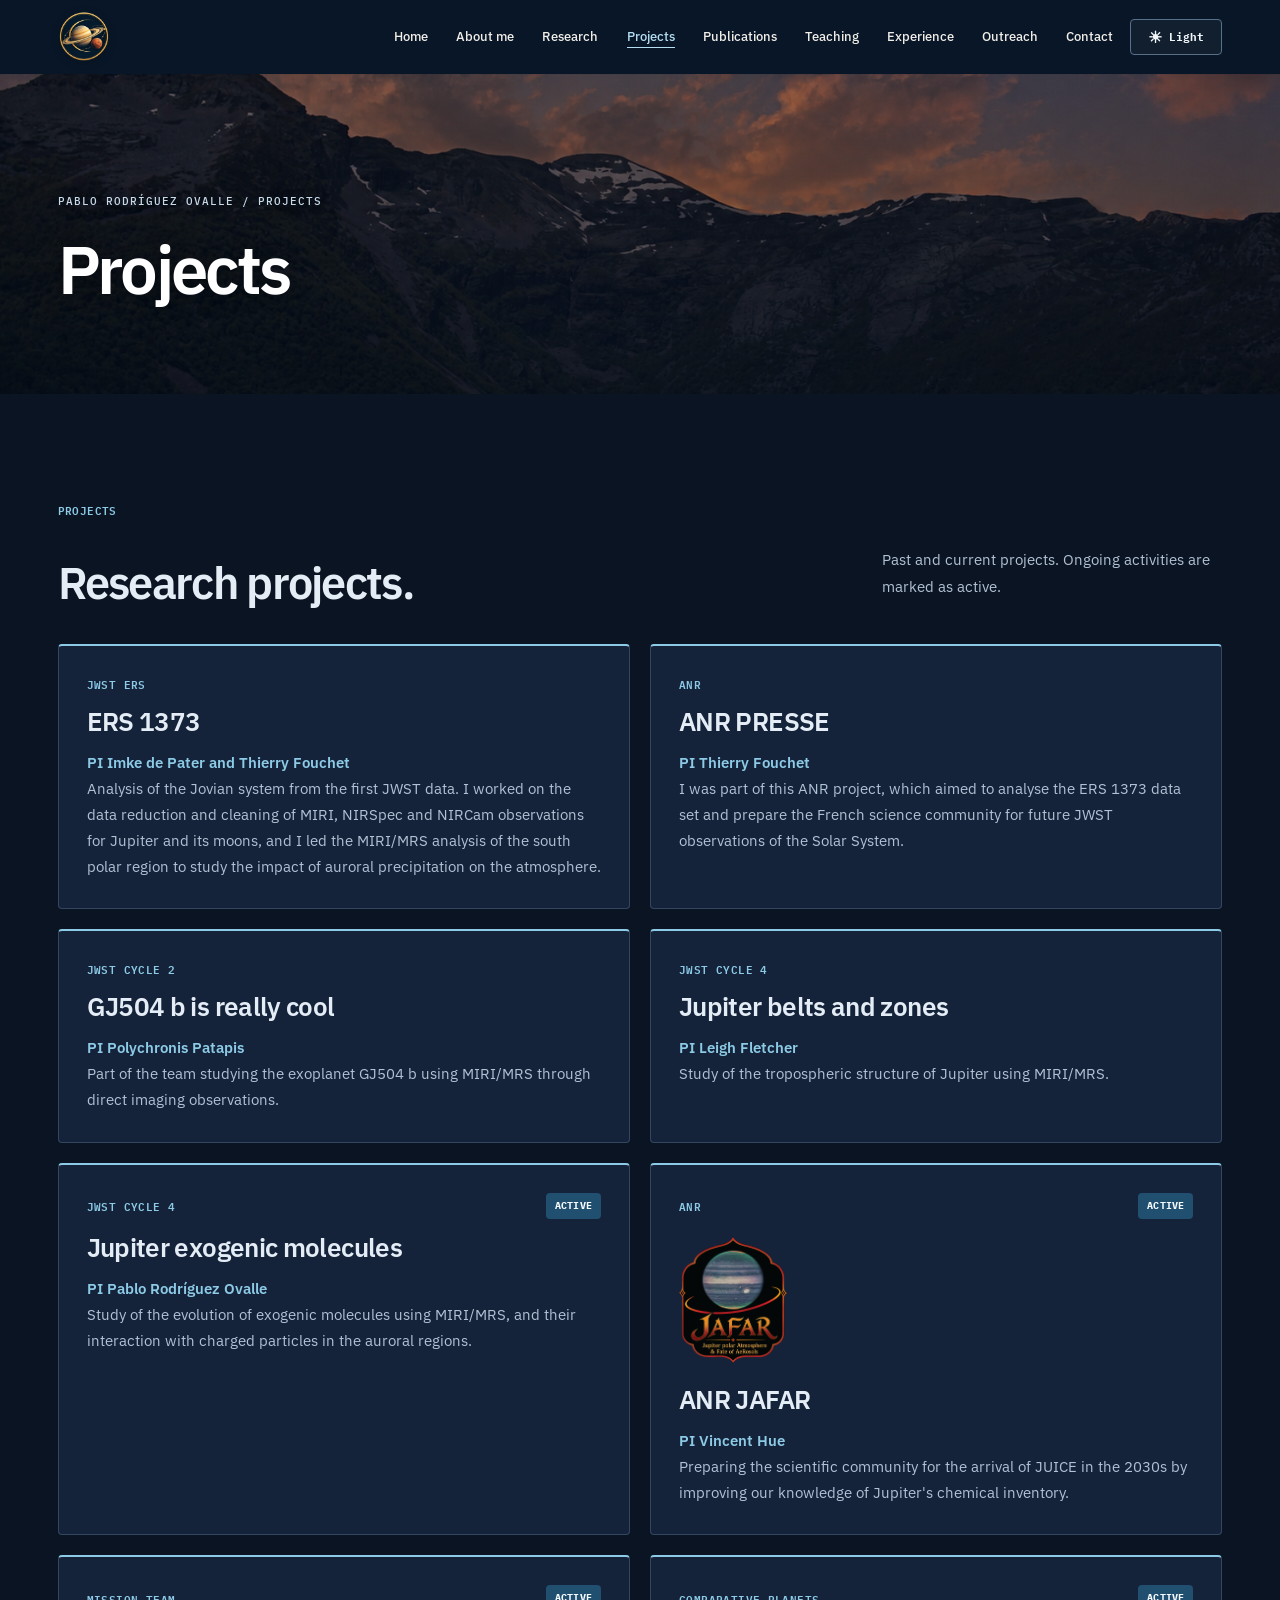
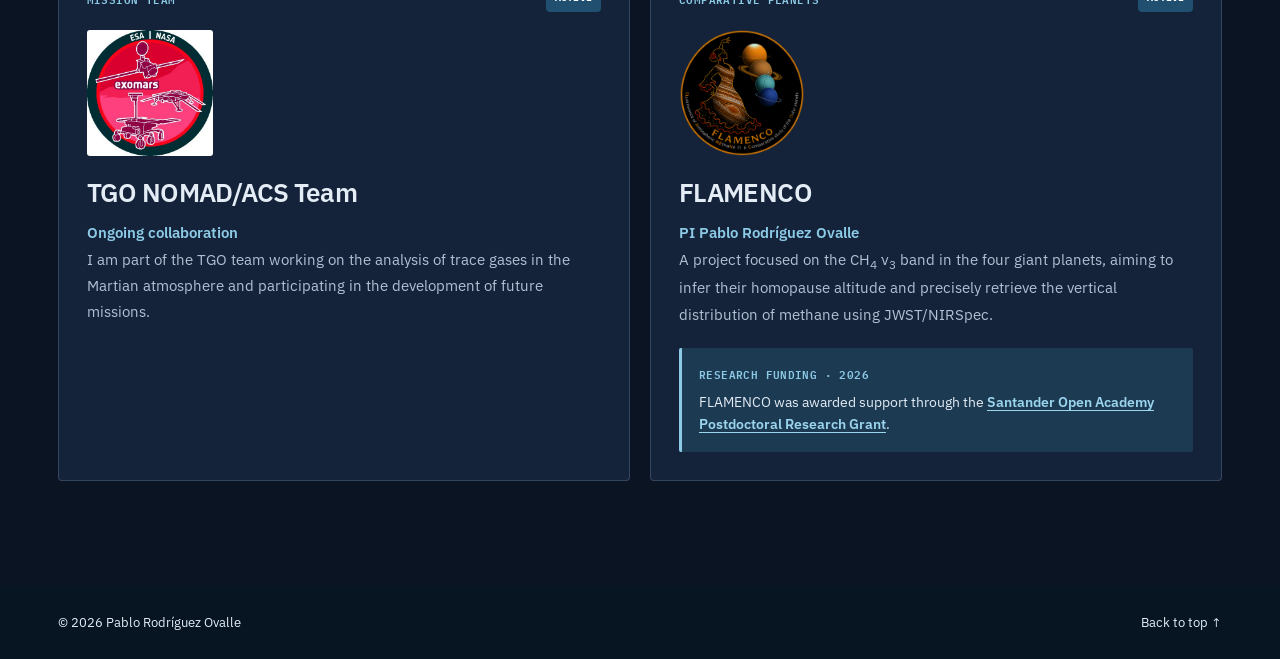
<file: projects.html>
<!DOCTYPE html>
<html lang="en">
<head>
<meta charset="utf-8"/>
<meta content="width=device-width, initial-scale=1.0" name="viewport"/>
<meta content="Past and active projects, including JWST observations, ANR JAFAR, ExoMars TGO and FLAMENCO." name="description"/>
<title>Projects | Dr. Pablo Rodríguez Ovalle</title>
<link href="https://pablorovalle.github.io/projects.html" rel="canonical"/>
<meta content="index, follow, max-image-preview:large" name="robots"/>
<meta content="website" property="og:type"/>
<meta content="Pablo Rodríguez Ovalle" property="og:site_name"/>
<meta content="Pablo Rodríguez Ovalle" name="application-name"/>
<meta content="en_US" property="og:locale"/>
<meta content="Projects | Dr. Pablo Rodríguez Ovalle" property="og:title"/>
<meta content="Past and active projects, including JWST observations, ANR JAFAR, ExoMars TGO and FLAMENCO." property="og:description"/>
<meta content="https://pablorovalle.github.io/projects.html" property="og:url"/>
<meta content="https://pablorovalle.github.io/assets/photo-pablo-egypt.jpg" property="og:image"/>
<meta content="Portrait of Dr. Pablo Rodríguez Ovalle" property="og:image:alt"/>
<meta content="summary_large_image" name="twitter:card"/>
<script type="application/ld+json">
{
  "@context": "https://schema.org",
  "@type": "Person",
  "@id": "https://pablorovalle.github.io/#person",
  "name": "Pablo Rodríguez Ovalle",
  "alternateName": [
    "Pablo Rodriguez Ovalle",
    "Pablo Rodríguez-Ovalle",
    "Pablo Rodriguez-Ovalle"
  ],
  "honorificPrefix": "Dr.",
  "url": "https://pablorovalle.github.io/",
  "image": "https://pablorovalle.github.io/assets/photo-pablo-egypt.jpg",
  "jobTitle": "Astrophysicist in Planetary Science",
  "description": "Astrophysicist researching planetary atmospheres, especially Jupiter and Mars, using infrared spectroscopy, JWST and ExoMars TGO.",
  "affiliation": {
    "@type": "Organization",
    "name": "Instituto de Astrofísica de Andalucía (IAA-CSIC)",
    "url": "https://www.iaa.csic.es/"
  },
  "sameAs": [
    "https://orcid.org/0000-0003-2594-2128",
    "https://www.linkedin.com/in/pablo-rodr%C3%ADguez-ovalle-245a7b1a9/"
  ],
  "knowsAbout": [
    "Planetary science",
    "Planetary atmospheres",
    "Jupiter",
    "Mars",
    "Infrared spectroscopy",
    "James Webb Space Telescope",
    "ExoMars Trace Gas Orbiter"
  ]
}
  </script>
<script type="application/ld+json">
{
  "@context": "https://schema.org",
  "@type": "WebSite",
  "@id": "https://pablorovalle.github.io/#website",
  "url": "https://pablorovalle.github.io/",
  "name": "Pablo Rodríguez Ovalle",
  "alternateName": [
    "Dr. Pablo Rodríguez Ovalle",
    "Pablo R. Ovalle"
  ],
  "inLanguage": "en",
  "publisher": {
    "@id": "https://pablorovalle.github.io/#person"
  }
}
  </script>
<link href="/favicon.ico" rel="icon" sizes="any"/>
<link href="/assets/favicon-48.png" rel="icon" sizes="48x48" type="image/png"/>
<link href="/assets/favicon-96.png" rel="icon" sizes="96x96" type="image/png"/>
<link href="/assets/favicon-192.png" rel="apple-touch-icon" sizes="192x192"/>
<link href="/favicon.png" rel="shortcut icon" type="image/png"/>
<meta content="#0d2135" name="theme-color"/>
<script>try{document.documentElement.dataset.theme=localStorage.getItem('pablo-theme')==='light'?'light':'dark'}catch(e){document.documentElement.dataset.theme='dark'}</script>
<link href="styles.css" rel="stylesheet"/>
<link href="scientific-theme.css" rel="stylesheet"/>
<script defer="" src="script.js"></script>
</head>
<body class="page-projects">
<a class="skip-link" href="#main-content">Skip to content</a>
<header class="site-header" id="top"><a href="index.html" class="brand brand-logo" aria-label="Pablo Rodríguez Ovalle — home"><img src="assets/planetary-logo.png" alt="" width="52" height="52"></a><button class="menu-toggle" aria-label="Open navigation" aria-expanded="false" aria-controls="site-nav">☰</button><nav class="site-nav" id="site-nav" aria-label="Main navigation"><a href="index.html">Home</a><a href="about.html">About me</a><a href="research.html">Research</a><a href="projects.html" aria-current="page">Projects</a><a href="publications.html">Publications</a><a href="teaching.html">Teaching</a><a href="experience.html">Experience</a><a href="outreach.html">Outreach</a><a href="contact.html">Contact</a></nav><button class="theme-toggle" type="button" aria-label="Switch to light mode" title="Switch color theme"><span class="theme-toggle-icon" aria-hidden="true">☀</span><span class="theme-toggle-label">Light</span></button></header>
<main id="main-content">
<div class="page-banner"><div class="wrap"><p class="page-banner-kicker">PABLO RODRÍGUEZ OVALLE / PROJECTS</p><h1>Projects</h1></div></div><section class="section projects-section" id="projects">
<div class="wrap">
<p class="eyebrow reveal">PROJECTS</p>
<div class="section-heading reveal"><h2>Research <em>projects.</em></h2><p>Past and current projects. Ongoing activities are marked as active.</p></div>
<div class="project-grid">
<article class="project-card reveal">
<div class="project-card-top"><span class="project-type">JWST ERS</span></div>
<h3>ERS 1373</h3>
<p class="project-meta">PI Imke de Pater and Thierry Fouchet</p>
<p>Analysis of the Jovian system from the first JWST data. I worked on the data reduction and cleaning of MIRI, NIRSpec and NIRCam observations for Jupiter and its moons, and I led the MIRI/MRS analysis of the south polar region to study the impact of auroral precipitation on the atmosphere.</p>
</article>
<article class="project-card reveal">
<div class="project-card-top"><span class="project-type">ANR</span></div>
<h3>ANR PRESSE</h3>
<p class="project-meta">PI Thierry Fouchet</p>
<p>I was part of this ANR project, which aimed to analyse the ERS 1373 data set and prepare the French science community for future JWST observations of the Solar System.</p>
</article>
<article class="project-card reveal">
<div class="project-card-top"><span class="project-type">JWST Cycle 2</span></div>
<h3>GJ504 b is really cool</h3>
<p class="project-meta">PI Polychronis Patapis</p>
<p>Part of the team studying the exoplanet GJ504 b using MIRI/MRS through direct imaging observations.</p>
</article>
<article class="project-card reveal">
<div class="project-card-top"><span class="project-type">JWST Cycle 4</span></div>
<h3>Jupiter belts and zones</h3>
<p class="project-meta">PI Leigh Fletcher</p>
<p>Study of the tropospheric structure of Jupiter using MIRI/MRS.</p>
</article>
<article class="project-card active reveal">
<div class="project-card-top"><span class="project-type">JWST Cycle 4</span><span class="status-badge">ACTIVE</span></div>
<h3>Jupiter exogenic molecules</h3>
<p class="project-meta">PI Pablo Rodríguez Ovalle</p>
<p>Study of the evolution of exogenic molecules using MIRI/MRS, and their interaction with charged particles in the auroral regions.</p>
</article>
<article class="project-card active reveal with-logo">
<div class="project-card-top"><span class="project-type">ANR</span><span class="status-badge">ACTIVE</span></div>
<div class="project-logo"><img alt="JAFAR project logo" loading="lazy" src="assets/logo-jafar.png"/></div>
<h3>ANR JAFAR</h3>
<p class="project-meta">PI Vincent Hue</p>
<p>Preparing the scientific community for the arrival of JUICE in the 2030s by improving our knowledge of Jupiter's chemical inventory.</p>
</article>
<article class="project-card active reveal with-logo">
<div class="project-card-top"><span class="project-type">Mission team</span><span class="status-badge">ACTIVE</span></div>
<div class="project-logo"><img alt="ExoMars team logo" loading="lazy" src="assets/logo-exomars-team.jpg"/></div>
<h3>TGO NOMAD/ACS Team</h3>
<p class="project-meta">Ongoing collaboration</p>
<p>I am part of the TGO team working on the analysis of trace gases in the Martian atmosphere and participating in the development of future missions.</p>
</article>
<article class="project-card active reveal with-logo">
<div class="project-card-top"><span class="project-type">Comparative planets</span><span class="status-badge">ACTIVE</span></div>
<div class="project-logo"><img alt="FLAMENCO project logo" loading="lazy" src="assets/logo-flamenco.png"/></div>
<h3>FLAMENCO</h3>
<p class="project-meta">PI Pablo Rodríguez Ovalle</p>
<p>A project focused on the CH<sub>4</sub> ν<sub>3</sub> band in the four giant planets, aiming to infer their homopause altitude and precisely retrieve the vertical distribution of methane using JWST/NIRSpec.</p>
<div class="project-funding">
  <span class="funding-label">RESEARCH FUNDING · 2026</span>
  <p>FLAMENCO was awarded support through the <a href="https://app.santanderopenacademy.com/es/program/ayuda-economica-para-personal-investigador-postdoctoral-2026" target="_blank" rel="noopener noreferrer">Santander Open Academy Postdoctoral Research Grant</a>.</p>
</div>
</article>
</div>
</div>
</section>
</main>
<footer class="site-footer"><div class="wrap footer-inner"><span>© <span id="year"></span> Pablo Rodríguez Ovalle</span><span><a href="#top">Back to top ↑</a></span></div></footer>
</body>
</html>
</file>
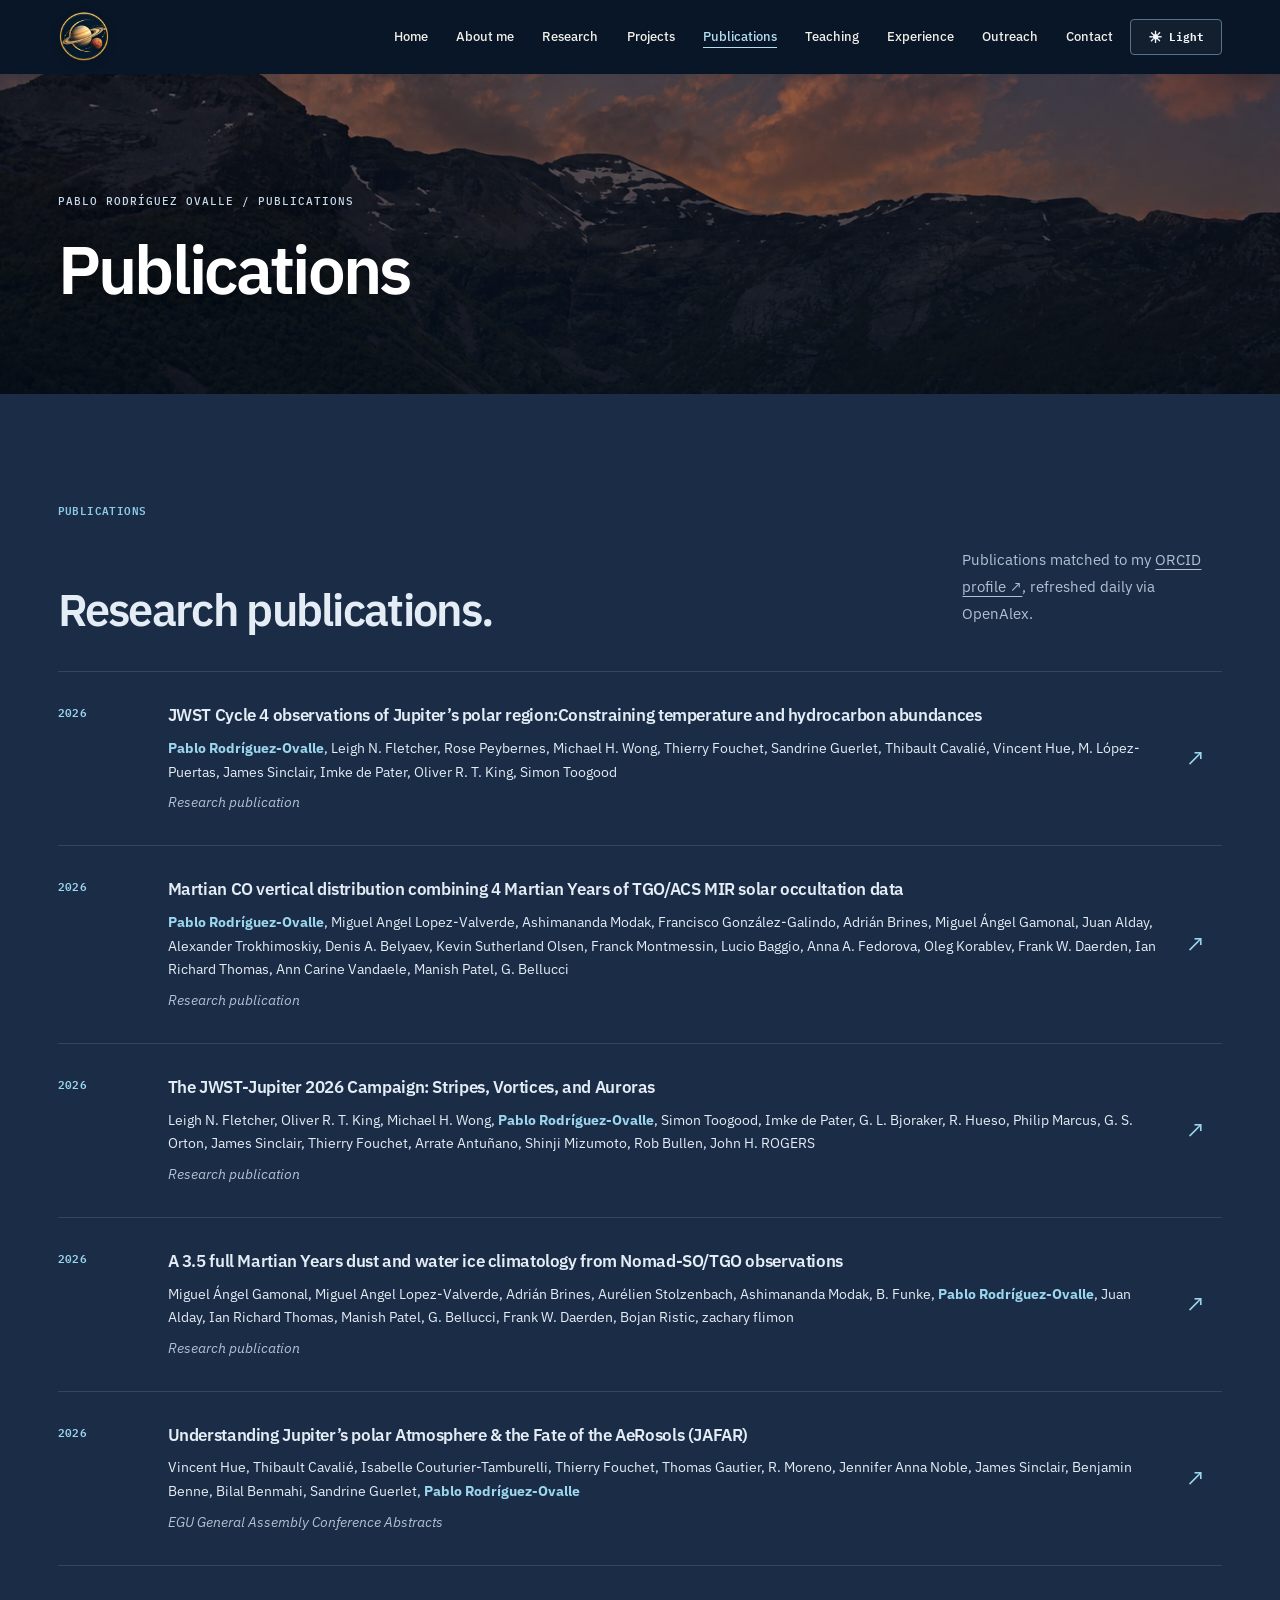
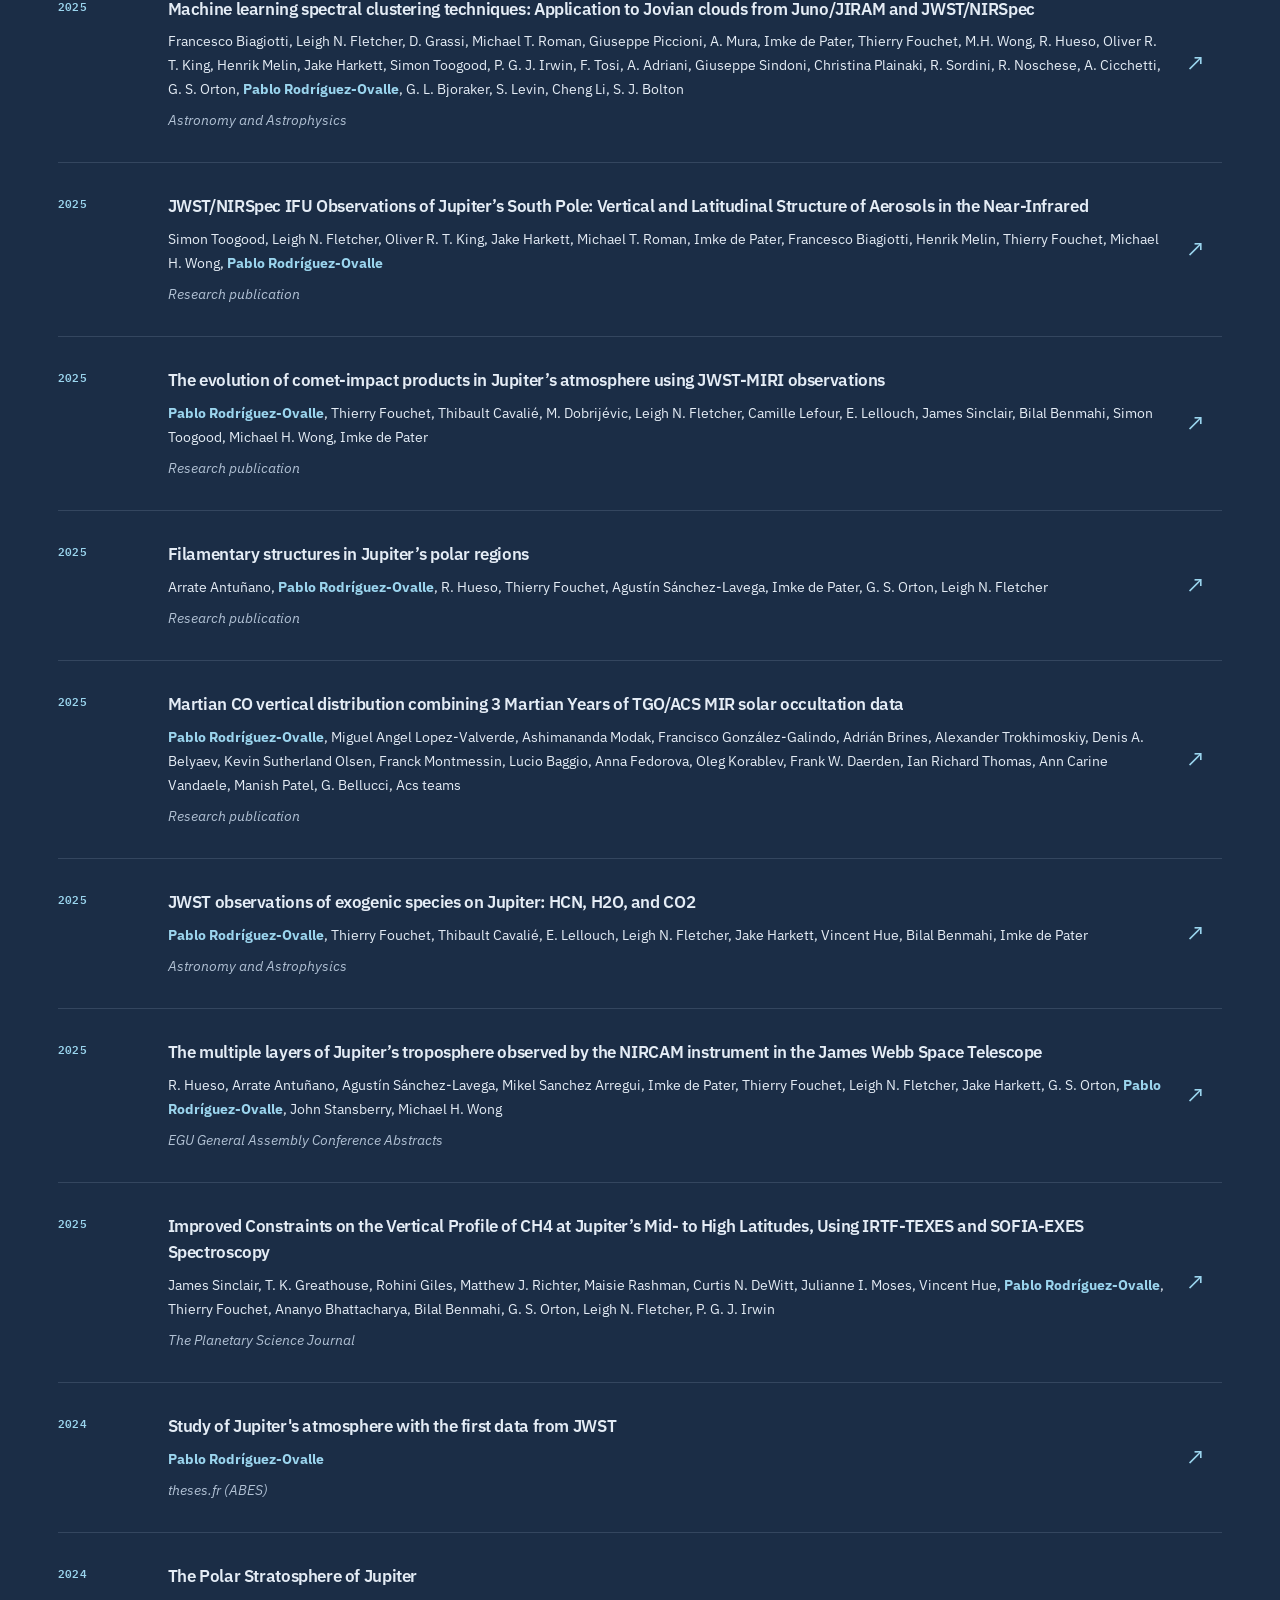
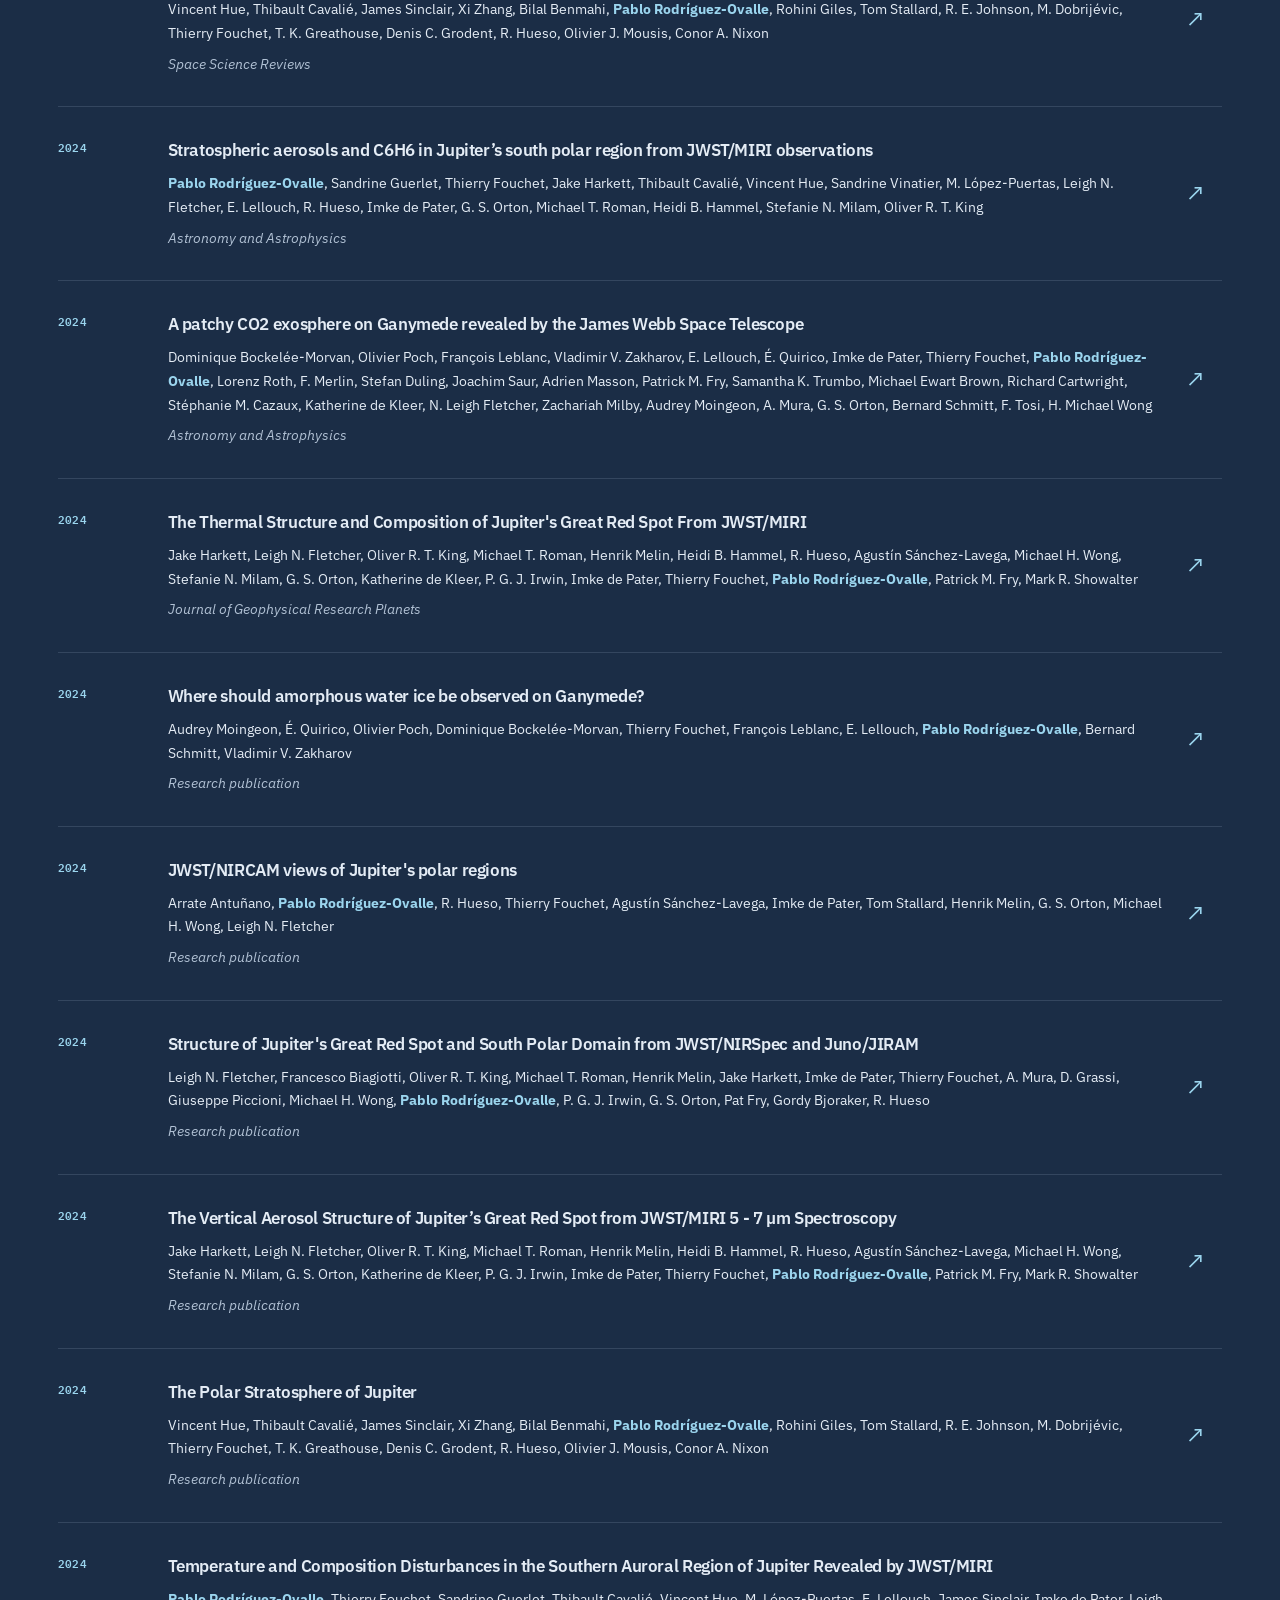
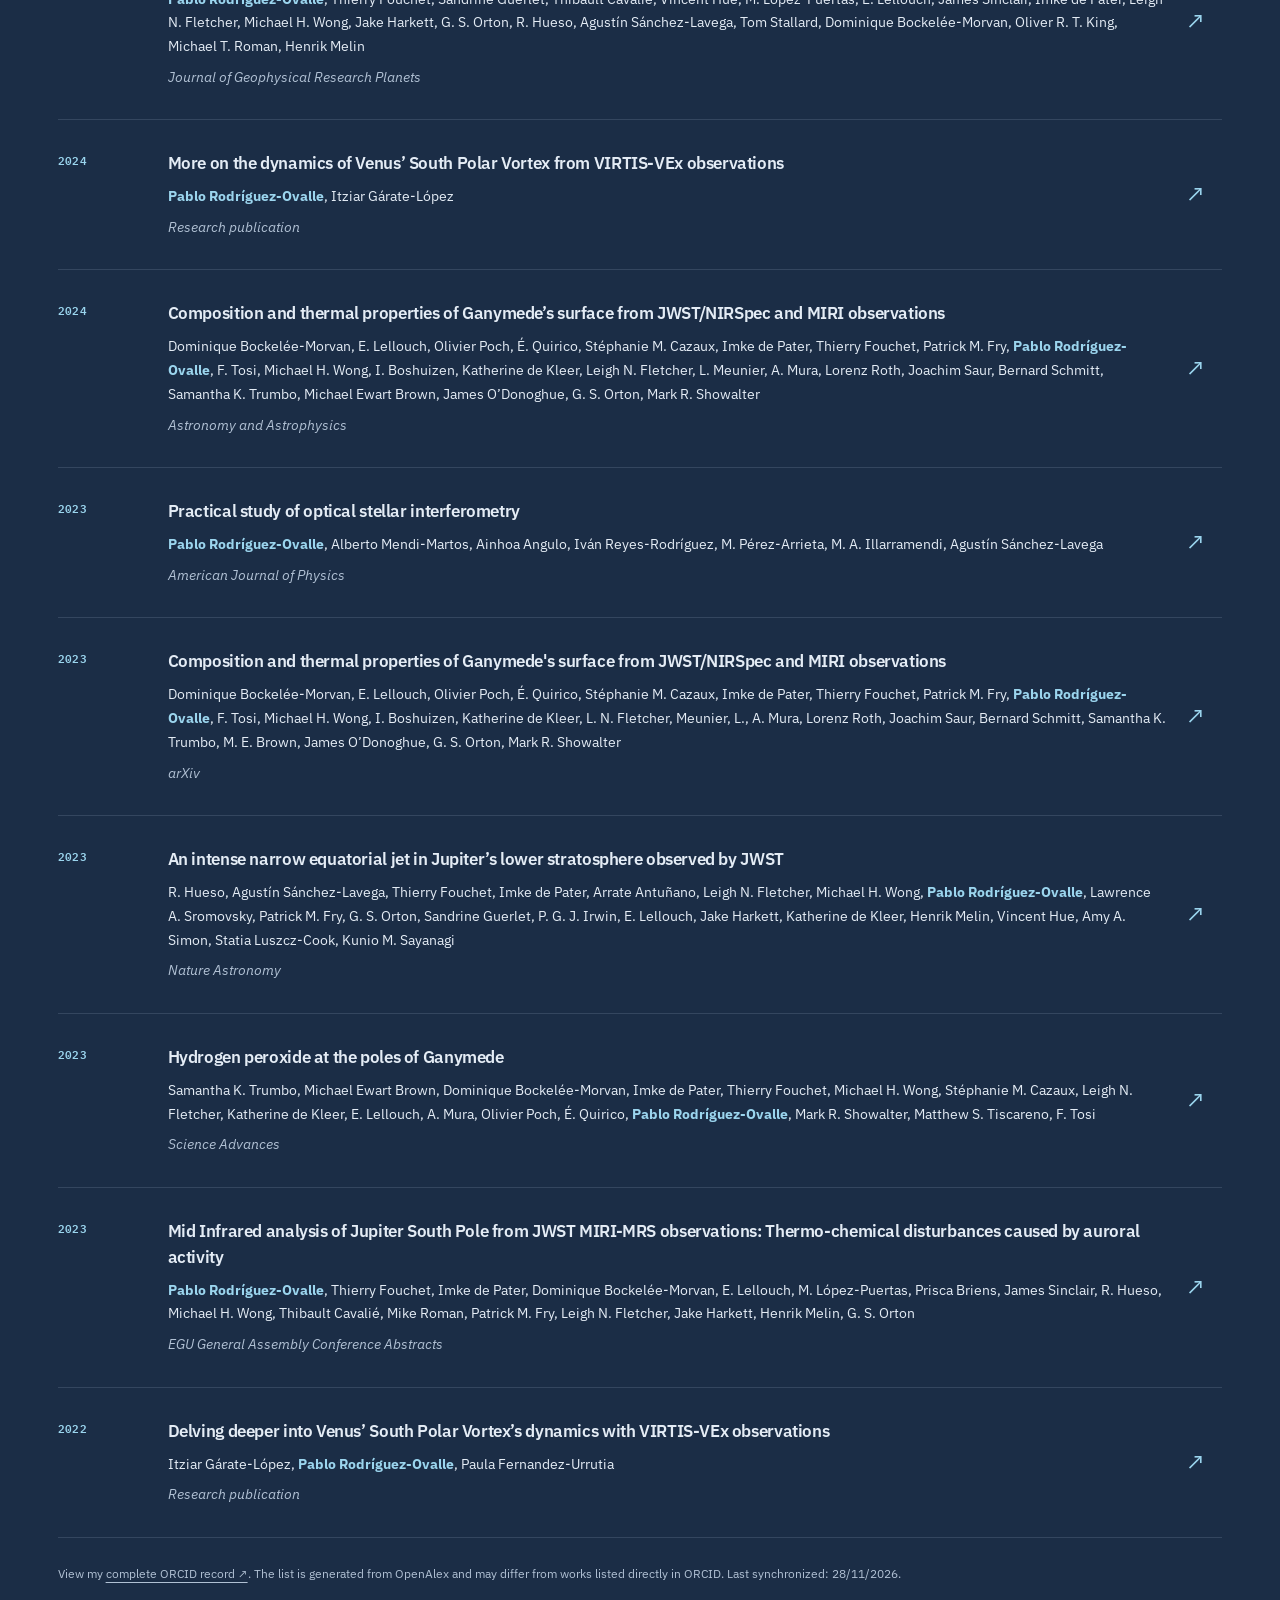
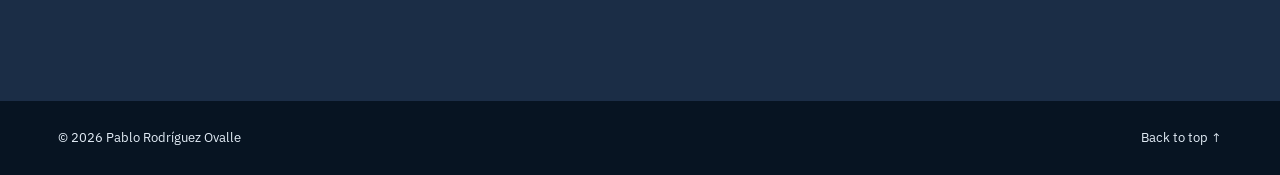
<file: publications.html>
<!DOCTYPE html>
<html lang="en">
<head>
<meta charset="utf-8"/>
<meta content="width=device-width, initial-scale=1.0" name="viewport"/>
<meta content="Peer-reviewed publications of Pablo Rodríguez Ovalle, automatically synchronized using OpenAlex and ORCID." name="description"/>
<title>Publications | Dr. Pablo Rodríguez Ovalle</title>
<link href="https://pablorovalle.github.io/publications.html" rel="canonical"/>
<meta content="index, follow, max-image-preview:large" name="robots"/>
<meta content="website" property="og:type"/>
<meta content="Pablo Rodríguez Ovalle" property="og:site_name"/>
<meta content="Pablo Rodríguez Ovalle" name="application-name"/>
<meta content="en_US" property="og:locale"/>
<meta content="Publications | Dr. Pablo Rodríguez Ovalle" property="og:title"/>
<meta content="Peer-reviewed publications of Pablo Rodríguez Ovalle, automatically synchronized using OpenAlex and ORCID." property="og:description"/>
<meta content="https://pablorovalle.github.io/publications.html" property="og:url"/>
<meta content="https://pablorovalle.github.io/assets/photo-pablo-egypt.jpg" property="og:image"/>
<meta content="Portrait of Dr. Pablo Rodríguez Ovalle" property="og:image:alt"/>
<meta content="summary_large_image" name="twitter:card"/>
<script type="application/ld+json">
{
  "@context": "https://schema.org",
  "@type": "Person",
  "@id": "https://pablorovalle.github.io/#person",
  "name": "Pablo Rodríguez Ovalle",
  "alternateName": [
    "Pablo Rodriguez Ovalle",
    "Pablo Rodríguez-Ovalle",
    "Pablo Rodriguez-Ovalle"
  ],
  "honorificPrefix": "Dr.",
  "url": "https://pablorovalle.github.io/",
  "image": "https://pablorovalle.github.io/assets/photo-pablo-egypt.jpg",
  "jobTitle": "Astrophysicist in Planetary Science",
  "description": "Astrophysicist researching planetary atmospheres, especially Jupiter and Mars, using infrared spectroscopy, JWST and ExoMars TGO.",
  "affiliation": {
    "@type": "Organization",
    "name": "Instituto de Astrofísica de Andalucía (IAA-CSIC)",
    "url": "https://www.iaa.csic.es/"
  },
  "sameAs": [
    "https://orcid.org/0000-0003-2594-2128",
    "https://www.linkedin.com/in/pablo-rodr%C3%ADguez-ovalle-245a7b1a9/"
  ],
  "knowsAbout": [
    "Planetary science",
    "Planetary atmospheres",
    "Jupiter",
    "Mars",
    "Infrared spectroscopy",
    "James Webb Space Telescope",
    "ExoMars Trace Gas Orbiter"
  ]
}
  </script>
<script type="application/ld+json">
{
  "@context": "https://schema.org",
  "@type": "WebSite",
  "@id": "https://pablorovalle.github.io/#website",
  "url": "https://pablorovalle.github.io/",
  "name": "Pablo Rodríguez Ovalle",
  "alternateName": [
    "Dr. Pablo Rodríguez Ovalle",
    "Pablo R. Ovalle"
  ],
  "inLanguage": "en",
  "publisher": {
    "@id": "https://pablorovalle.github.io/#person"
  }
}
  </script>
<link href="/favicon.ico" rel="icon" sizes="any"/>
<link href="/assets/favicon-48.png" rel="icon" sizes="48x48" type="image/png"/>
<link href="/assets/favicon-96.png" rel="icon" sizes="96x96" type="image/png"/>
<link href="/assets/favicon-192.png" rel="apple-touch-icon" sizes="192x192"/>
<link href="/favicon.png" rel="shortcut icon" type="image/png"/>
<meta content="#0d2135" name="theme-color"/>
<script>try{document.documentElement.dataset.theme=localStorage.getItem('pablo-theme')==='light'?'light':'dark'}catch(e){document.documentElement.dataset.theme='dark'}</script>
<link href="styles.css" rel="stylesheet"/>
<link href="scientific-theme.css" rel="stylesheet"/>
<script defer="" src="script.js"></script>
</head>
<body class="page-publications">
<a class="skip-link" href="#main-content">Skip to content</a>
<header class="site-header" id="top"><a href="index.html" class="brand brand-logo" aria-label="Pablo Rodríguez Ovalle — home"><img src="assets/planetary-logo.png" alt="" width="52" height="52"></a><button class="menu-toggle" aria-label="Open navigation" aria-expanded="false" aria-controls="site-nav">☰</button><nav class="site-nav" id="site-nav" aria-label="Main navigation"><a href="index.html">Home</a><a href="about.html">About me</a><a href="research.html">Research</a><a href="projects.html">Projects</a><a href="publications.html" aria-current="page">Publications</a><a href="teaching.html">Teaching</a><a href="experience.html">Experience</a><a href="outreach.html">Outreach</a><a href="contact.html">Contact</a></nav><button class="theme-toggle" type="button" aria-label="Switch to light mode" title="Switch color theme"><span class="theme-toggle-icon" aria-hidden="true">☀</span><span class="theme-toggle-label">Light</span></button></header>
<main id="main-content">
<div class="page-banner"><div class="wrap"><p class="page-banner-kicker">PABLO RODRÍGUEZ OVALLE / PUBLICATIONS</p><h1>Publications</h1></div></div><section class="section pale-section" id="publications">
<div class="wrap">
<p class="eyebrow reveal">PUBLICATIONS</p>
<div class="section-heading reveal"><h2>Research <em>publications.</em></h2><p>Publications matched to my <a class="underlined" href="https://orcid.org/0000-0003-2594-2128" rel="noopener noreferrer" target="_blank">ORCID profile ↗</a>, refreshed daily via OpenAlex.</p></div>
<div aria-live="polite" class="publication-list" id="publication-list"><p class="pub-status">Loading publications…</p></div>
<p class="footnote" id="publication-note">View my <a class="underlined" href="https://orcid.org/0000-0003-2594-2128" rel="noopener noreferrer" target="_blank">complete ORCID record ↗</a>. The list is generated from OpenAlex and may differ from works listed directly in ORCID.</p>
</div>
</section>
</main>
<footer class="site-footer"><div class="wrap footer-inner"><span>© <span id="year"></span> Pablo Rodríguez Ovalle</span><span><a href="#top">Back to top ↑</a></span></div></footer>
</body>
</html>
</file>
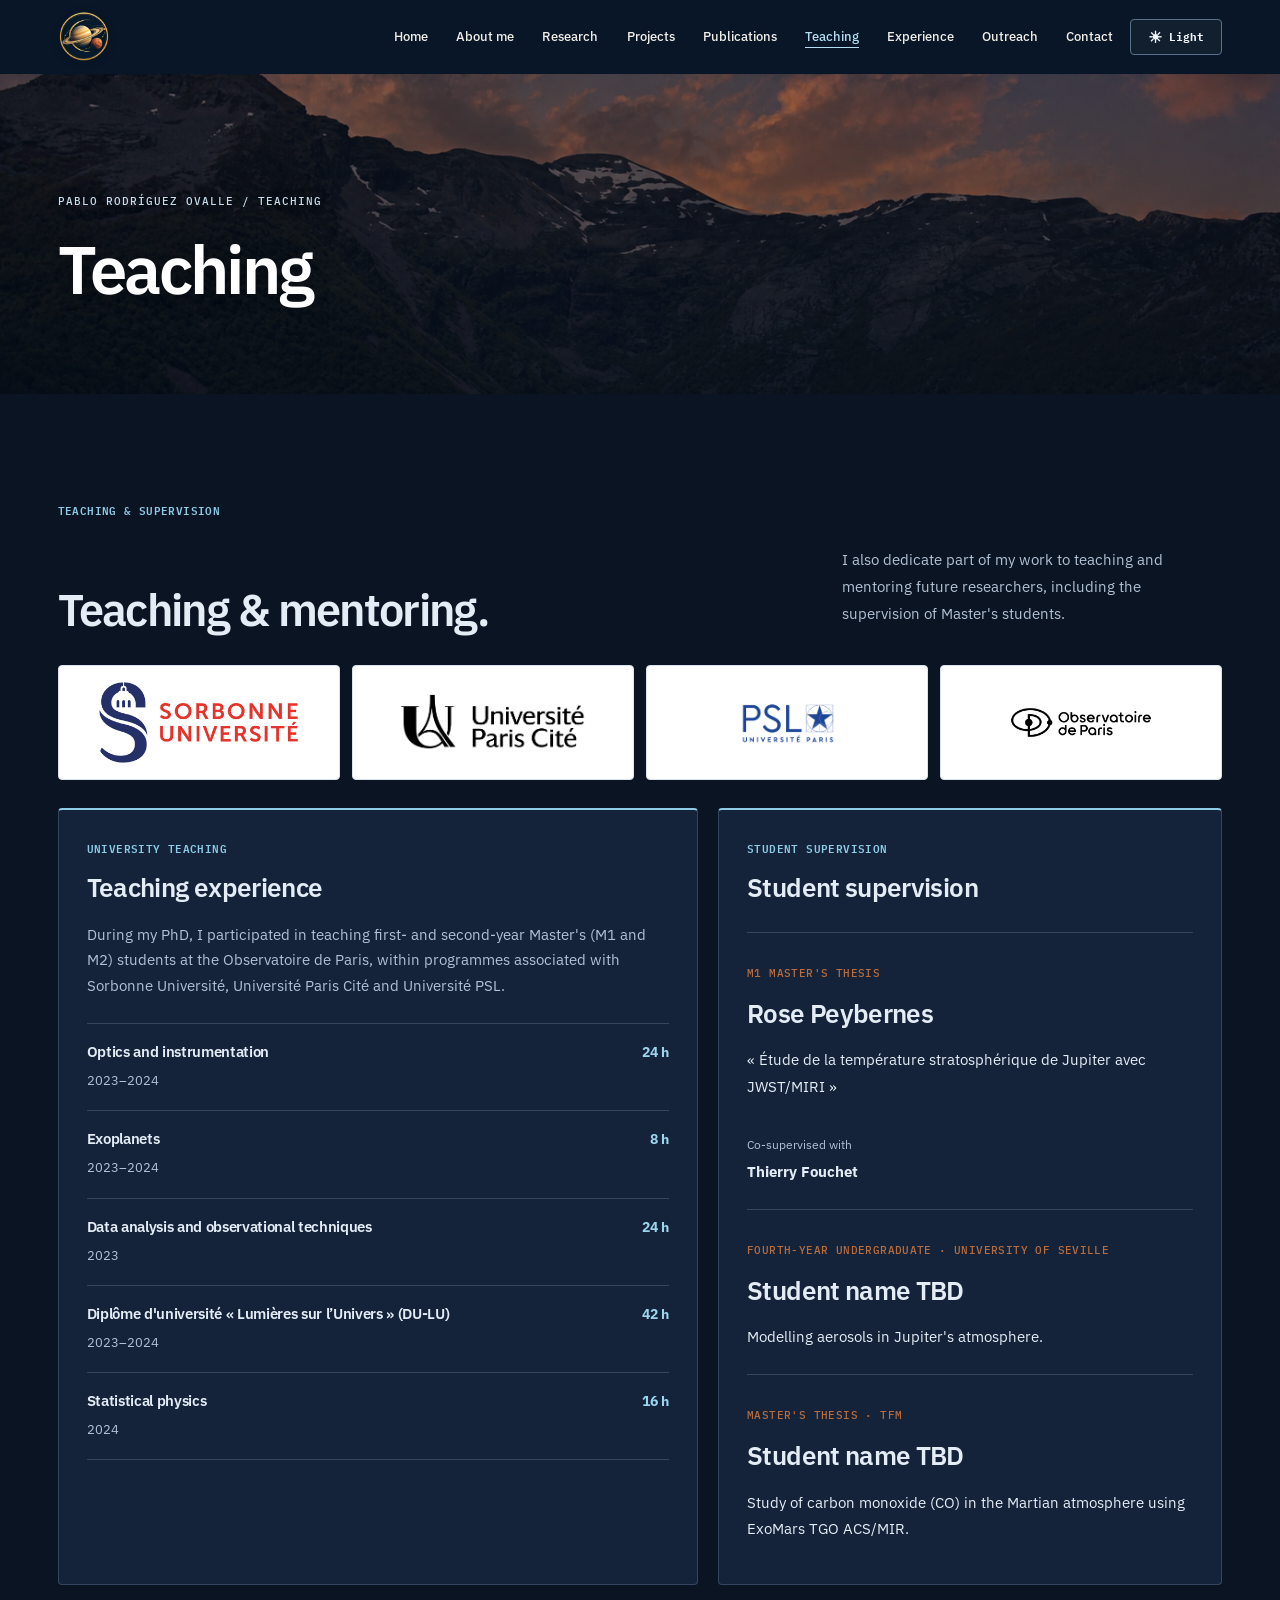
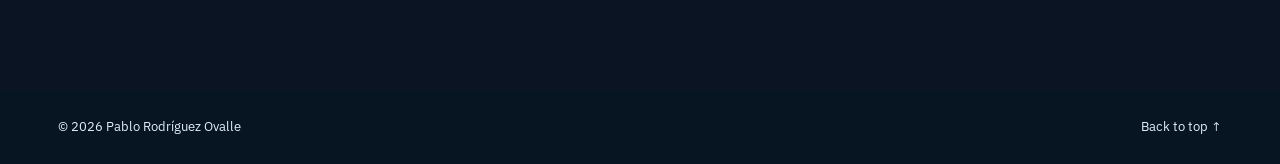
<file: teaching.html>
<!DOCTYPE html>
<html lang="en">
<head>
<meta charset="utf-8"/>
<meta content="width=device-width, initial-scale=1.0" name="viewport"/>
<meta content="University teaching, observational techniques, astrophysics courses and Master’s thesis supervision." name="description"/>
<title>Teaching | Dr. Pablo Rodríguez Ovalle</title>
<link href="https://pablorovalle.github.io/teaching.html" rel="canonical"/>
<meta content="index, follow, max-image-preview:large" name="robots"/>
<meta content="website" property="og:type"/>
<meta content="Pablo Rodríguez Ovalle" property="og:site_name"/>
<meta content="Pablo Rodríguez Ovalle" name="application-name"/>
<meta content="en_US" property="og:locale"/>
<meta content="Teaching | Dr. Pablo Rodríguez Ovalle" property="og:title"/>
<meta content="University teaching, observational techniques, astrophysics courses and Master’s thesis supervision." property="og:description"/>
<meta content="https://pablorovalle.github.io/teaching.html" property="og:url"/>
<meta content="https://pablorovalle.github.io/assets/photo-pablo-egypt.jpg" property="og:image"/>
<meta content="Portrait of Dr. Pablo Rodríguez Ovalle" property="og:image:alt"/>
<meta content="summary_large_image" name="twitter:card"/>
<script type="application/ld+json">
{
  "@context": "https://schema.org",
  "@type": "Person",
  "@id": "https://pablorovalle.github.io/#person",
  "name": "Pablo Rodríguez Ovalle",
  "alternateName": [
    "Pablo Rodriguez Ovalle",
    "Pablo Rodríguez-Ovalle",
    "Pablo Rodriguez-Ovalle"
  ],
  "honorificPrefix": "Dr.",
  "url": "https://pablorovalle.github.io/",
  "image": "https://pablorovalle.github.io/assets/photo-pablo-egypt.jpg",
  "jobTitle": "Astrophysicist in Planetary Science",
  "description": "Astrophysicist researching planetary atmospheres, especially Jupiter and Mars, using infrared spectroscopy, JWST and ExoMars TGO.",
  "affiliation": {
    "@type": "Organization",
    "name": "Instituto de Astrofísica de Andalucía (IAA-CSIC)",
    "url": "https://www.iaa.csic.es/"
  },
  "sameAs": [
    "https://orcid.org/0000-0003-2594-2128",
    "https://www.linkedin.com/in/pablo-rodr%C3%ADguez-ovalle-245a7b1a9/"
  ],
  "knowsAbout": [
    "Planetary science",
    "Planetary atmospheres",
    "Jupiter",
    "Mars",
    "Infrared spectroscopy",
    "James Webb Space Telescope",
    "ExoMars Trace Gas Orbiter"
  ]
}
  </script>
<script type="application/ld+json">
{
  "@context": "https://schema.org",
  "@type": "WebSite",
  "@id": "https://pablorovalle.github.io/#website",
  "url": "https://pablorovalle.github.io/",
  "name": "Pablo Rodríguez Ovalle",
  "alternateName": [
    "Dr. Pablo Rodríguez Ovalle",
    "Pablo R. Ovalle"
  ],
  "inLanguage": "en",
  "publisher": {
    "@id": "https://pablorovalle.github.io/#person"
  }
}
  </script>
<link href="/favicon.ico" rel="icon" sizes="any"/>
<link href="/assets/favicon-48.png" rel="icon" sizes="48x48" type="image/png"/>
<link href="/assets/favicon-96.png" rel="icon" sizes="96x96" type="image/png"/>
<link href="/assets/favicon-192.png" rel="apple-touch-icon" sizes="192x192"/>
<link href="/favicon.png" rel="shortcut icon" type="image/png"/>
<meta content="#0d2135" name="theme-color"/>
<script>try{document.documentElement.dataset.theme=localStorage.getItem('pablo-theme')==='light'?'light':'dark'}catch(e){document.documentElement.dataset.theme='dark'}</script>
<link href="styles.css" rel="stylesheet"/>
<link href="scientific-theme.css" rel="stylesheet"/>
<script defer="" src="script.js"></script>
</head>
<body class="page-teaching">
<a class="skip-link" href="#main-content">Skip to content</a>
<header class="site-header" id="top"><a href="index.html" class="brand brand-logo" aria-label="Pablo Rodríguez Ovalle — home"><img src="assets/planetary-logo.png" alt="" width="52" height="52"></a><button class="menu-toggle" aria-label="Open navigation" aria-expanded="false" aria-controls="site-nav">☰</button><nav class="site-nav" id="site-nav" aria-label="Main navigation"><a href="index.html">Home</a><a href="about.html">About me</a><a href="research.html">Research</a><a href="projects.html">Projects</a><a href="publications.html">Publications</a><a href="teaching.html" aria-current="page">Teaching</a><a href="experience.html">Experience</a><a href="outreach.html">Outreach</a><a href="contact.html">Contact</a></nav><button class="theme-toggle" type="button" aria-label="Switch to light mode" title="Switch color theme"><span class="theme-toggle-icon" aria-hidden="true">☀</span><span class="theme-toggle-label">Light</span></button></header>
<main id="main-content">
<div class="page-banner"><div class="wrap"><p class="page-banner-kicker">PABLO RODRÍGUEZ OVALLE / TEACHING</p><h1>Teaching</h1></div></div><section class="section teaching-section" id="teaching">
<div class="wrap">
<p class="eyebrow reveal">TEACHING &amp; SUPERVISION</p>
<div class="section-heading reveal">
<h2>Teaching &amp; <em>mentoring.</em></h2>
<p>I also dedicate part of my work to teaching and mentoring future researchers, including the supervision of Master's students.</p>
</div>
<div aria-label="Institutions associated with my teaching" class="teaching-affiliations reveal">
<a class="institution-logo" href="https://www.sorbonne-universite.fr/" rel="noopener noreferrer" target="_blank"><img alt="Sorbonne Université" loading="lazy" src="assets/logo-sorbonne.png"/></a>
<a class="institution-logo" href="https://u-paris.fr/" rel="noopener noreferrer" target="_blank"><img alt="Université Paris Cité" loading="lazy" src="assets/logo-paris-cite.jpg"/></a>
<a class="institution-logo" href="https://psl.eu/" rel="noopener noreferrer" target="_blank"><img alt="Université PSL" loading="lazy" src="assets/logo-psl.png"/></a>
<a class="institution-logo" href="https://observatoiredeparis.psl.eu/" rel="noopener noreferrer" target="_blank"><img alt="Observatoire de Paris - PSL" loading="lazy" src="assets/logo-observatoire.png"/></a>
</div>
<div class="teaching-layout">
<article class="teaching-panel reveal">
<p class="teaching-panel-kicker">UNIVERSITY TEACHING</p>
<h3>Teaching experience</h3>
<p class="teaching-intro">During my PhD, I participated in teaching first- and second-year Master's (M1 and M2) students at the Observatoire de Paris, within programmes associated with Sorbonne Université, Université Paris Cité and Université PSL.</p>
<div class="course-list">
<div class="course-item"><div><h4>Optics and instrumentation</h4><span>2023–2024</span></div><strong>24 h</strong></div>
<div class="course-item"><div><h4>Exoplanets</h4><span>2023–2024</span></div><strong>8 h</strong></div>
<div class="course-item"><div><h4>Data analysis and observational techniques</h4><span>2023</span></div><strong>24 h</strong></div>
<div class="course-item"><div><h4>Diplôme d'université « Lumières sur l’Univers » (DU-LU)</h4><span>2023–2024</span></div><strong>42 h</strong></div>
<div class="course-item"><div><h4>Statistical physics</h4><span>2024</span></div><strong>16 h</strong></div>
</div>
</article>
<article class="teaching-panel mentoring-panel reveal">
<p class="teaching-panel-kicker">STUDENT SUPERVISION</p>
<h3>Student supervision</h3>
<div class="mentoring-entry">
<span class="mentoring-degree">M1 MASTER'S THESIS</span>
<h4>Rose Peybernes</h4>
<p class="mentoring-thesis" lang="fr">« Étude de la température stratosphérique de Jupiter avec JWST/MIRI »</p>
<div class="mentoring-credit"><span>Co-supervised with</span><strong>Thierry Fouchet</strong></div>
</div>

<div class="mentoring-entry">
<span class="mentoring-degree">FOURTH-YEAR UNDERGRADUATE · UNIVERSITY OF SEVILLE</span>
<h4>Student name TBD</h4>
<p class="mentoring-thesis">Modelling aerosols in Jupiter's atmosphere.</p>
</div>
<div class="mentoring-entry">
<span class="mentoring-degree">MASTER'S THESIS · TFM</span>
<h4>Student name TBD</h4>
<p class="mentoring-thesis">Study of carbon monoxide (CO) in the Martian atmosphere using ExoMars TGO ACS/MIR.</p>
</div>
</article>
</div>
</div>
</section>
</main>
<footer class="site-footer"><div class="wrap footer-inner"><span>© <span id="year"></span> Pablo Rodríguez Ovalle</span><span><a href="#top">Back to top ↑</a></span></div></footer>
</body>
</html>
</file>
<file: styles.css>
:root{--ink:#182724;--forest:#1c3933;--sage:#8a9e88;--paper:#faf9f5;--muted:#6b7773;--accent:#c8d49f;--serif:'Playfair Display',Georgia,serif;--sans:'DM Sans',Arial,sans-serif}*{box-sizing:border-box}html{scroll-behavior:smooth;scroll-padding-top:82px}body{margin:0;color:var(--ink);background:var(--paper);font-family:var(--sans);line-height:1.6}a{color:inherit;text-decoration:none}button{font:inherit}a:focus-visible,button:focus-visible{outline:3px solid #c6d79b;outline-offset:5px}.wrap{width:min(1180px,calc(100% - 9vw));margin-inline:auto}.site-header{z-index:10;position:fixed;inset:0 0 auto;display:flex;align-items:center;justify-content:space-between;padding:19px 4.5vw;color:#fff;transition:background .3s,color .3s,box-shadow .3s}.site-header.scrolled{background:rgba(250,249,245,.96);color:var(--ink);box-shadow:0 2px 24px #0000000b;backdrop-filter:blur(12px)}.brand{font-size:1.45rem;font-weight:700;letter-spacing:-.09em}.brand-dot,.accent{color:var(--accent)}.site-nav{display:flex;gap:clamp(13px,2.2vw,32px);align-items:center}.site-nav a{font-size:.77rem;letter-spacing:.03em;font-weight:600;transition:opacity .2s}.site-nav a:hover{opacity:.6}.menu-toggle{display:none;background:none;border:0;color:inherit;font-size:1.65rem;cursor:pointer}.hero{height:100svh;min-height:620px;position:relative;color:white;display:flex;align-items:center;overflow:hidden;background:#243f3c}.hero-photo{position:absolute;inset:-6%;background-image:url('https://images.unsplash.com/photo-1470252649378-9c29740c9fa8?auto=format&fit=crop&w=2000&q=85');background-size:cover;background-position:center 55%;transform:translate3d(0,var(--parallax,0px),0) scale(1.04);will-change:transform}.hero-shade{position:absolute;inset:0;background:linear-gradient(90deg,rgba(9,28,27,.74),rgba(10,28,25,.2) 80%),linear-gradient(0deg,rgba(0,0,0,.26),transparent 30%)}.hero-content{z-index:1;padding-top:70px}.eyebrow{font-size:.67rem;font-weight:700;letter-spacing:.23em;text-transform:uppercase;color:#789084}.hero-eyebrow{color:#e0eac8}.hero h1{font-family:var(--serif);font-weight:400;font-size:clamp(5rem,11vw,11.5rem);line-height:1.02;letter-spacing:-.07em;margin:15px 0 10px}.hero-subtitle{font-size:clamp(1.18rem,2vw,1.7rem);letter-spacing:.03em;margin:0}.hero-intro{font-size:1.02rem;max-width:410px;margin:32px 0}.button{display:inline-flex;align-items:center;justify-content:space-between;gap:32px;border-radius:2px;padding:14px 20px;font-size:.86rem;font-weight:700;transition:transform .2s,background .2s}.button:hover{transform:translateY(-3px)}.button-light{background:#f3f1e8;color:var(--forest)}.button-dark{background:var(--forest);color:#fff}.scroll-hint{position:absolute;bottom:35px;right:4.5vw;z-index:1;display:flex;gap:16px;align-items:center;letter-spacing:.21em;font-size:.65rem;font-weight:700}.scroll-hint span{font-size:1.7rem}.section{padding:135px 0}.split-layout{display:grid;grid-template-columns:1fr 1fr;gap:13%}h2{font-family:var(--serif);font-size:clamp(3rem,6.1vw,6rem);line-height:1.14;font-weight:400;letter-spacing:-.045em;margin:20px 0 0}h2 em,.image-break em{font-weight:400;color:#819783}.about-copy{padding-top:22px}.about-copy p{font-size:.98rem;color:var(--muted)}.about-copy .lead{color:var(--ink);font-size:1.4rem;line-height:1.55;margin-top:0}.link-row{display:flex;gap:20px;flex-wrap:wrap;margin-top:36px}.link-row a{font-weight:700;font-size:.82rem;border-bottom:1px solid;padding-bottom:5px}.image-break{height:470px;background-image:linear-gradient(#09282035,#09282070),url('https://images.unsplash.com/photo-1441974231531-c6227db76b6e?auto=format&fit=crop&w=1900&q=85');background-position:center;background-size:cover;background-attachment:fixed;display:grid;place-items:center;color:#fff}.image-break-overlay{width:100%}.image-break p{font-family:var(--serif);font-size:clamp(2.7rem,5vw,5rem);font-weight:400;line-height:1.2}.image-break em{color:#d3dfb9}.pale-section{background:#edf0e9}.section-heading{display:flex;justify-content:space-between;gap:30px;align-items:end;margin-bottom:55px}.section-heading h2{max-width:750px}.section-heading>p{max-width:260px;color:var(--muted);margin-bottom:8px;font-size:.95rem}.publication-list{border-top:1px solid #bdc8bf}.publication{display:grid;grid-template-columns:90px 1fr 36px;gap:20px;align-items:start;border-bottom:1px solid #bdc8bf;padding:30px 0}.pub-year{font-size:.83rem;font-weight:700;color:#6c8475}.publication h3{font-size:1.16rem;line-height:1.4;margin:0 0 8px}.publication p{margin:0;color:var(--muted);font-size:.86rem}.publication>a{font-size:1.8rem;font-weight:400}.footnote{font-size:.75rem;color:var(--muted);margin-top:26px}.cards{display:grid;grid-template-columns:repeat(3,1fr);gap:18px}.info-card{min-height:275px;background:#f0f1eb;padding:35px;display:flex;flex-direction:column;align-items:start}.card-number{font-family:var(--serif);font-size:1.3rem;color:#7b9985}.info-card h3{font-family:var(--serif);font-weight:400;font-size:1.75rem;line-height:1.2;margin:auto 0 8px}.info-card p{color:var(--muted);font-size:.9rem;margin:0}.dark-section{background:#1c3933;color:#f8f8ee}.dark-section .eyebrow{color:#a6bda8}.dark-section .section-heading p,.dark-section .timeline-item p{color:#a8bbb1}.dark-section h2 em{color:#bed0af}.timeline{border-top:1px solid #60766b}.timeline-item{display:grid;grid-template-columns:35% 1fr;gap:20px;padding:29px 0;border-bottom:1px solid #60766b}.timeline-item>span{color:#cad5c5;font-size:.87rem}.timeline-item h3{font-size:1.2rem;margin:0}.timeline-item p{font-size:.85rem;margin:6px 0 0}.outreach-grid{display:grid;grid-template-columns:1fr 1fr;gap:28px}.outreach-art{height:250px;display:grid;place-items:center;overflow:hidden}.art-one{background:radial-gradient(circle at 25% 40%,#e3dcb7 0 13%,transparent 14%),radial-gradient(circle at 70% 50%,#446c66 0 30%,transparent 31%),#b7c8ac}.art-two{background:radial-gradient(circle at 35% 40%,#f3dec2 0 23%,transparent 24%),radial-gradient(circle at 65% 65%,#6c8b83 0 25%,transparent 26%),#d6a87d}.outreach-art span{font-size:7rem;color:#fff9;transform:rotate(-13deg)}.outreach-card>.eyebrow{margin:25px 0 9px}.outreach-card h3{font-family:var(--serif);font-size:1.9rem;font-weight:400;margin:0}.outreach-card>p:last-child{color:var(--muted);font-size:.94rem;max-width:380px}.contact-section{background:#e0e8d8}.contact-content{text-align:center}.contact-content h2{font-size:clamp(3.5rem,7.5vw,7rem)}.contact-content p:not(.eyebrow){color:var(--muted);margin:25px 0 30px}.contact-content h2 em{color:#718c79}.site-footer{background:var(--forest);color:#cad9ce;padding:26px 0;font-size:.77rem}.footer-inner{display:flex;justify-content:space-between;gap:20px}.reveal{opacity:0;transform:translateY(25px);transition:opacity .7s ease,transform .7s ease}.reveal.visible{opacity:1;transform:translateY(0)}.skip-link{position:absolute;left:10px;top:-100px;background:#fff;color:#000;padding:10px;z-index:100}.skip-link:focus{top:10px}@media(max-width:760px){.site-header{padding:16px 6vw}.wrap{width:calc(100% - 12vw)}.menu-toggle{display:block}.site-nav{position:absolute;top:100%;left:0;right:0;display:none;flex-direction:column;gap:0;align-items:stretch;background:var(--paper);color:var(--ink);padding:10px 6vw 20px;box-shadow:0 15px 25px #0001}.site-nav.open{display:flex}.site-nav a{padding:12px 0;border-bottom:1px solid #e2e5df}.hero{min-height:610px}.hero h1{font-size:clamp(4rem,15vw,7rem)}.hero-photo{background-position:60% center}.section{padding:85px 0}.split-layout{grid-template-columns:1fr;gap:35px}.about-copy{padding-top:0}.section-heading{display:block}.section-heading>p{max-width:450px}.cards{grid-template-columns:1fr}.info-card{min-height:220px}.outreach-grid{grid-template-columns:1fr}.image-break{background-attachment:scroll;height:350px}.publication{grid-template-columns:50px 1fr 23px;gap:9px}.publication h3{font-size:1rem}.timeline-item{grid-template-columns:1fr;gap:6px}.footer-inner{flex-direction:column;gap:5px}}@media(prefers-reduced-motion:reduce){html{scroll-behavior:auto}.reveal{opacity:1;transform:none;transition:none}.hero-photo{transform:none!important}.button{transition:none}}

/* Sky & Earth theme: warm horizons, sage landscapes, deep-blue nights. */
:root{--ink:#243430;--forest:#192c32;--sage:#a9ad8b;--paper:#fcf9f2;--muted:#68736f;--accent:#f0a060}
.brand-dot,.accent{color:#f3a15c}
.hero{background:#192632}
.hero-photo{background-image:url('https://images.unsplash.com/photo-1470252649378-9c29740c9fa8?auto=format&fit=crop&w=2200&q=85');background-position:center 60%}
.hero-shade{background:linear-gradient(90deg,rgba(14,26,36,.76),rgba(24,29,36,.24) 85%),linear-gradient(0deg,rgba(18,27,41,.55),transparent 45%)}
.hero-eyebrow{color:#ffd5a3}
.button-light{background:#fff2dd;color:#29373a}
.eyebrow{color:#ae6b3f}
h2 em,.image-break em{color:#ca8655}
.image-break{background-image:linear-gradient(180deg,rgba(13,24,41,.23),rgba(12,21,39,.7)),url('https://images.unsplash.com/photo-1462331940025-496dfbfc7564?auto=format&fit=crop&w=1900&q=85');background-position:center 48%}
.image-break em{color:#ffc58e}
.pale-section{background:#f4eee3}
.publication-list,.publication{border-color:#ded1bf}
.pub-year{color:#ba7544}
.info-card{background:#f6efe4}
.card-number{color:#bd8252}
.dark-section,.site-footer{background:#101e2d}
.dark-section .eyebrow{color:#ffbb81}
.dark-section h2 em{color:#efac75}
.dark-section .timeline-item p,.dark-section .section-heading p{color:#b9c3cb}
.dark-section .timeline-item,.timeline{border-color:#354454}
.contact-section{background:#e8e1d2}
.contact-content h2 em{color:#ba7544}
.button-dark{background:#18293a}
.art-one{background:radial-gradient(circle at 30% 60%,#f5a85f 0 13%,transparent 14%),linear-gradient(160deg,#293d59 0%,#a86158 48%,#e4b787 72%,#586c5a 100%)}
.art-two{background:radial-gradient(circle at 68% 35%,#f3ddb1 0 4%,transparent 5%),radial-gradient(circle at 15% 20%,#fff 0 1px,transparent 2px),linear-gradient(145deg,#101e36,#40546a 66%,#bd855f)}

/* V2: personal night-sky mountain, terrestrial sunset hues and planetary atmosphere */
:root{--ink:#192735;--forest:#142439;--sage:#859585;--paper:#faf7f0;--muted:#66717c;--accent:#ed985d}
.hero{background:#0c1930}
.hero-photo{background-image:url('assets/ancares-sunset-banner.png');background-position:center 45%}
.hero-shade{background:linear-gradient(90deg,rgba(3,12,29,.74),rgba(3,12,29,.08) 85%),linear-gradient(0deg,rgba(3,12,29,.55),transparent 48%)}
.hero-eyebrow{color:#ffd2a5}
.hero h1{font-size:clamp(4.3rem,10vw,10.4rem)}
.button-light{background:#f7e8d5;color:#17263b}
.pale-section{background:#f1ece3}
.info-card{background:#f0e9df}
.research-section{background:#fffaf3}
.research-section .info-card{background:linear-gradient(160deg,#f8ecdc,#eee4d7);border-top:3px solid #ed985d}
.research-section .card-number{color:#bd7547;font-size:.7rem;letter-spacing:.12em;font-family:var(--sans);font-weight:700}
.image-break{background-image:linear-gradient(180deg,rgba(8,18,34,.20),rgba(8,18,34,.66)),url('assets/mountain-night-sky.png');background-position:center 70%}
.image-break em{color:#ffb57c}
.dark-section{background:#17263d}
.dark-section h2 em{color:#f0a36c}
.contact-section{background:#eee1d1}
.contact-content h2 em{color:#c87947}
.contact-placeholder{font-size:.9rem;color:#55616e}
.art-one{background:radial-gradient(circle at 34% 39%,#ffc880 0 13%,transparent 14%),linear-gradient(150deg,#142c48 0%,#c47562 65%,#f3c18b)}
.art-two{background:radial-gradient(circle at 70% 25%,#f5e8c4 0 5%,transparent 6%),linear-gradient(150deg,#0b1930,#3d526c 68%,#b77b5a)}
@media(max-width:760px){.hero-photo{background-position:55% center}}

/* Publication sync and professional links */
.underlined{text-decoration:underline;text-underline-offset:4px}.pub-status{padding:28px 0;color:var(--muted)}.publication a.pub-link{font-size:1.5rem;align-self:center;transition:transform .2s;color:#b96d3d}.publication a.pub-link:hover{transform:translate(3px,-3px)}.publication .pub-venue{font-style:italic}.contact-links{display:flex;gap:20px;justify-content:center;flex-wrap:wrap;margin:28px 0}.contact-links a{display:inline-block;border-bottom:1px solid currentColor;font-weight:700;padding:8px 0}.contact-links a:hover{color:#bb7542} 

/* Publication authors, including highlighted site owner */
.publication .pub-authors{font-style:normal;font-size:.9rem;line-height:1.65;color:var(--ink);margin:0 0 7px}
.publication .pub-self{font-weight:700;color:#b96d3d}

/* V4: Research cards with scientific images and captions */
.research-section .section-heading{margin-bottom:26px}
.research-summary{max-width:950px;margin:0 0 45px}
.research-summary p{font-size:1.12rem;line-height:1.8;color:var(--muted)}
.research-cards{align-items:stretch}
.research-section .research-cards .info-card{padding:0;min-height:unset;overflow:hidden;display:flex;flex-direction:column}
.research-card-media{position:relative;margin:0;width:100%;aspect-ratio:16/10;background:#142235;overflow:hidden}
.research-card-media img{width:100%;height:100%;display:block;object-fit:cover;transition:transform .7s ease}
.research-card-media img:hover{transform:scale(1.035)}
.research-card-media figcaption{position:absolute;left:0;right:0;bottom:0;background:linear-gradient(transparent,#0b1327c7);color:#fff;font-size:.69rem;padding:28px 16px 12px}
.research-card-body{display:flex;flex:1;flex-direction:column;padding:26px 26px 32px}
.research-card-body .card-number{margin-bottom:16px}
.research-section .research-card-body h3{font-size:2rem;margin:0 0 18px}
.research-section .research-card-body p{line-height:1.72;font-size:.9rem;margin:0 0 14px}
.research-link{font-weight:700;font-size:.81rem;color:#af6537;border-bottom:1px solid #af6537;margin-top:auto;padding-top:12px;width:fit-content}
@media(max-width:760px){.research-card-body{padding:23px}.research-summary p{font-size:1rem}}

.research-card-media.methods-image img {
  object-fit: contain;
  background-color: #000;
}

/* V5: teaching and mentoring */
.teaching-section{background:#faf7f0}
.teaching-section .section-heading{margin-bottom:30px}
.teaching-section .section-heading>p{max-width:380px}
.teaching-affiliations{display:grid;grid-template-columns:repeat(4,minmax(0,1fr));gap:12px;margin:0 0 28px}
.institution-wordmark{display:flex;align-items:center;gap:11px;min-height:82px;padding:14px;background:#fff;border:1px solid #e7dfd5;border-radius:4px;color:#25374a;font-size:.78rem;line-height:1.25;transition:border-color .2s,transform .2s}
.institution-wordmark:hover{border-color:#cf9167;transform:translateY(-2px)}
.institution-symbol{width:48px;height:48px;flex:0 0 48px;border-radius:3px;display:grid;place-items:center;font-size:1rem;letter-spacing:-.06em;background:#172c55;color:white;font-weight:700}
.institution-symbol.up{background:#9f2941;font-size:.75rem}.institution-symbol.psl{background:#122a83}.institution-symbol.obs{background:#0b376e}
.teaching-layout{display:grid;grid-template-columns:1.27fr 1fr;gap:20px;align-items:stretch}
.teaching-panel{background:#f0e9df;border-top:3px solid #ed985d;padding:32px;min-width:0}
.teaching-panel-kicker{font-size:.68rem;color:#bd7547;letter-spacing:.14em;font-weight:700;margin:0 0 14px}
.teaching-panel h3{font-family:var(--serif);font-size:clamp(1.7rem,2.4vw,2.35rem);font-weight:400;line-height:1.2;margin:0 0 16px}
.teaching-intro{color:var(--muted);font-size:.91rem;line-height:1.75;margin:0 0 25px}
.course-list{border-top:1px solid #d6c9b9}.course-item{display:flex;justify-content:space-between;align-items:start;gap:20px;border-bottom:1px solid #d6c9b9;padding:17px 0}
.course-item h4{font-size:.94rem;font-weight:600;line-height:1.4;margin:0 0 4px}.course-item span{font-size:.79rem;color:var(--muted)}.course-item>strong{font-size:.85rem;white-space:nowrap;color:#b96d3d}
.mentoring-entry{border-top:1px solid #d6c9b9;padding-top:25px;margin-top:26px}
.mentoring-degree{font-size:.67rem;letter-spacing:.14em;color:#b96d3d;font-weight:700}
.mentoring-entry h4{font-family:var(--serif);font-weight:400;font-size:2rem;margin:14px 0 10px}
.mentoring-thesis{font-size:1.04rem;line-height:1.65;color:var(--ink);font-style:italic}
.mentoring-credit{margin-top:35px;display:grid;gap:4px}.mentoring-credit span{font-size:.77rem;color:var(--muted)}.mentoring-credit strong{font-size:.95rem}
.research-card-media.methods-image img:hover{transform:none}
@media(max-width:900px){.teaching-affiliations{grid-template-columns:repeat(2,minmax(0,1fr))}.teaching-layout{grid-template-columns:1fr}}
@media(max-width:520px){.teaching-affiliations{grid-template-columns:1fr 1fr;gap:8px}.institution-wordmark{padding:9px;gap:7px;font-size:.68rem}.institution-symbol{width:35px;height:35px;flex-basis:35px;font-size:.72rem}.teaching-panel{padding:24px}}


/* V6: official institutional logos and academic timeline */
.teaching-affiliations{grid-template-columns:repeat(4,minmax(0,1fr))}
.institution-logo{display:flex;justify-content:center;align-items:center;height:115px;padding:16px;background:#fff;border:1px solid #e7dfd5;border-radius:4px;transition:border-color .2s,transform .2s}
.institution-logo:hover{border-color:#cf9167;transform:translateY(-2px)}
.institution-logo img{display:block;max-width:100%;width:100%;max-height:84px;height:100%;object-fit:contain}
.experience-section .timeline-item{grid-template-columns:minmax(175px,27%) 1fr;gap:30px;padding:34px 0}
.experience-section .timeline-item h3{font-size:1.3rem;margin:0 0 4px}
.experience-section .experience-org{color:#e8c2a5;font-weight:600;margin:4px 0 10px;font-size:.93rem}
.experience-section .experience-details>p:not(.experience-org){max-width:720px;line-height:1.7}
.experience-logos{display:flex;flex-wrap:wrap;gap:10px;margin-top:19px}
.experience-logo{width:155px;height:80px;background:#fff;border-radius:3px;padding:11px;display:flex;align-items:center;justify-content:center;transition:transform .2s}
.experience-logo:hover{transform:translateY(-2px)}
.experience-logo img{width:100%;height:100%;max-width:100%;object-fit:contain}
@media(max-width:850px){.teaching-affiliations{grid-template-columns:repeat(2,minmax(0,1fr))}}
@media(max-width:760px){.experience-section .timeline-item{grid-template-columns:1fr;gap:8px}.experience-logo{width:134px;height:70px}.institution-logo{height:94px;padding:12px}}


/* V7: portrait and projects */
.hero-eyebrow{letter-spacing:.17em}
.about-grid{display:grid;grid-template-columns:minmax(280px,.92fr) minmax(320px,1.08fr);gap:6.5%;align-items:start}
.about-intro{display:flex;flex-direction:column;gap:26px}
.about-portrait{margin:0;background:#efe7dc;padding:14px;border-radius:6px;box-shadow:0 12px 32px rgba(16,30,45,.08)}
.about-portrait img{display:block;width:100%;height:auto;border-radius:3px}
.about-copy{padding-top:8px}
.about-copy .lead{font-size:1.32rem}
.projects-section{background:#fffdf8}
.projects-section .section-heading>p{max-width:340px}
.project-grid{display:grid;grid-template-columns:repeat(2,minmax(0,1fr));gap:20px}
.project-card{background:#f5ede2;border-top:3px solid #ed985d;padding:24px 24px 28px;display:flex;flex-direction:column;min-width:0}
.project-card.active{background:linear-gradient(160deg,#fbefe1,#f2e3d4)}
.project-card-top{display:flex;justify-content:space-between;align-items:center;gap:14px;margin-bottom:12px;flex-wrap:wrap}
.project-type{font-size:.68rem;letter-spacing:.14em;text-transform:uppercase;color:#b96d3d;font-weight:700}
.status-badge{display:inline-flex;align-items:center;gap:6px;padding:5px 9px;border-radius:999px;background:#17263d;color:#fff;font-size:.66rem;letter-spacing:.08em;font-weight:700}
.project-card h3{font-family:var(--serif);font-size:2rem;line-height:1.1;font-weight:400;margin:0 0 10px}
.project-meta{color:#9a613d;font-weight:600;font-size:.88rem;margin:0 0 12px}
.project-card p{font-size:.92rem;line-height:1.75;color:var(--muted);margin:0}
.project-logo{height:110px;background:#fff;border:1px solid #eadcc9;border-radius:4px;padding:12px;display:flex;align-items:center;justify-content:center;margin:4px 0 16px}
.project-logo img{max-width:100%;max-height:100%;display:block;object-fit:contain}
.project-card.with-logo h3{margin-top:0}
@media(max-width:980px){.project-grid{grid-template-columns:1fr}.about-grid{grid-template-columns:1fr;gap:34px}.about-portrait{max-width:520px}}
@media(max-width:760px){.hero-eyebrow{letter-spacing:.13em}.about-copy .lead{font-size:1.22rem}.project-card{padding:22px}}

/* V8: expanded biography and compact project emblems */
.about-copy p{line-height:1.78;margin:0 0 1.1rem}
.about-copy .lead{line-height:1.65}
.bio-details{margin:1.25rem 0 1rem}
.bio-details summary{list-style:none;cursor:pointer;display:inline-flex;align-items:center;gap:.8rem;padding:.7rem 0;border-bottom:1px solid #b96d3d;color:#9f5c37;font-weight:700;font-size:.87rem}
.bio-details summary::-webkit-details-marker{display:none}
.bio-details summary span{transition:transform .25s ease}
.bio-details[open] summary span{transform:rotate(180deg)}
.bio-extra{padding-top:1.3rem;animation:bio-enter .35s ease-out}
@keyframes bio-enter{from{opacity:0;transform:translateY(8px)}to{opacity:1;transform:translateY(0)}}
.project-logo{width:max-content;max-width:100%;height:auto;margin:6px 0 20px;padding:0;background:transparent;border:none;display:block;border-radius:0}
.project-logo img{display:block;width:auto;height:auto;max-height:126px;max-width:min(100%,170px);object-fit:contain;border-radius:3px}
@media(max-width:760px){.project-logo img{max-height:112px;max-width:150px}}
@media(prefers-reduced-motion:reduce){.bio-extra{animation:none}.bio-details summary span{transition:none}}


/* V10: circular Saturn and Mars website identity */
.site-header{padding-top:10px;padding-bottom:10px;min-height:74px}
.brand-logo{display:inline-flex;align-items:center;justify-content:center;flex-shrink:0;line-height:1;letter-spacing:normal}
.brand-logo img{width:52px;height:52px;object-fit:contain;display:block;filter:drop-shadow(0 2px 5px rgba(0,0,0,.16))}
.brand-logo:hover img{transform:scale(1.06)}
.brand-logo img{transition:transform .2s}
/* Outreach list: simple chronology, no generic placeholder cards */
.outreach-section{background:#fbf7f0}
.outreach-list{list-style:none;margin:0;padding:0;border-top:1px solid #d8c8ba}
.outreach-entry{display:grid;grid-template-columns:minmax(125px,22%) 1fr;gap:24px;padding:26px 8px;border-bottom:1px solid #d8c8ba}
.outreach-date{font-size:.78rem;font-weight:700;letter-spacing:.09em;color:#af6a43;padding-top:7px}
.outreach-entry h3{font-family:var(--serif);font-size:clamp(1.15rem,2.15vw,1.62rem);font-weight:400;line-height:1.35;margin:0 0 7px}
.outreach-entry p{font-size:.94rem;color:var(--muted);margin:0;max-width:740px;line-height:1.7}
/* Contact: Candín photo, deep overlay and readable semi-transparent glass panel */
.contact-section{background-image:linear-gradient(100deg,rgba(7,20,32,.75),rgba(7,20,32,.39) 55%,rgba(7,20,32,.62)),url('assets/candin-ancares.jpg');background-color:#192b39;background-size:cover;background-position:center 51%;color:#fff;min-height:630px;display:grid;align-items:center;padding:95px 0}
.contact-content{width:min(900px,calc(100% - 9vw));background:rgba(12,28,40,.70);border:1px solid rgba(255,255,255,.2);border-radius:10px;padding:55px 50px;box-shadow:0 16px 60px rgba(0,0,0,.22);backdrop-filter:blur(5px)}
.contact-content .eyebrow{color:#eac09b}
.contact-content h2{font-size:clamp(3rem,6.6vw,6.2rem);color:#fff}
.contact-content h2 em{color:#f6bd8e}
.contact-content p:not(.eyebrow){color:#e8edf1}
.contact-links a{color:#fff;border-bottom-color:#efc6a3}
.contact-links a:hover{color:#ffcc9b}
@media(max-width:760px){.site-header{padding:10px 6vw}.brand-logo img{width:46px;height:46px}.outreach-entry{grid-template-columns:1fr;gap:2px;padding:20px 0}.contact-section{background-position:62% center;min-height:540px;padding:75px 0}.contact-content{width:calc(100% - 9vw);padding:38px 22px;backdrop-filter:blur(3px)}.contact-content h2{font-size:clamp(2.65rem,10vw,4.5rem)}}


/* V12: multipage navigation and clean inner-page presentation */
.site-nav a[aria-current="page"]{color:#f1b581;border-bottom:1px solid currentColor}
body:not(.page-home) .site-header{background:#101e2d;position:sticky;top:0}
body:not(.page-home) .site-header:not(.scrolled) .site-nav a{color:#f2eee8}
body:not(.page-home) .site-header .site-nav a[aria-current="page"]{color:#f1b581}
.page-banner{background-image:linear-gradient(180deg,rgba(8,18,34,.42),rgba(8,18,34,.64)),url('assets/ancares-sunset-banner.png');background-size:cover;background-position:center 45%;color:white;padding:118px 0 86px}
.page-banner-kicker{font-size:.7rem;letter-spacing:.22em;color:#efb88b;margin:0 0 20px;font-weight:650}
.page-banner h1{font-family:var(--serif);font-weight:400;letter-spacing:-.025em;font-size:clamp(3rem,7vw,6rem);line-height:1.06;margin:0}
body:not(.page-home) main>.section{padding-top:95px;min-height:55vh}
body.page-contact main>.contact-section{min-height:calc(100vh - 160px);padding:90px 0}
body.page-home .hero{min-height:100svh}
.home-explore{background:#fbf7f0}
.home-tiles{display:grid;grid-template-columns:repeat(2,minmax(0,1fr));gap:18px}
.home-tile{display:flex;flex-direction:column;align-items:start;background:#fffdf8;border-top:3px solid #e79a65;color:#18283a;padding:32px;text-decoration:none;transition:transform .2s,box-shadow .2s}
.home-tile:hover{transform:translateY(-4px);box-shadow:0 14px 34px rgba(15,32,45,.10)}
.home-tile>span{font-size:.67rem;letter-spacing:.16em;color:#a96743;font-weight:700}
.home-tile h3{font-family:var(--serif);font-size:clamp(1.85rem,3.1vw,2.55rem);font-weight:400;margin:14px 0 8px}
.home-tile p{color:#5f6269;line-height:1.7;margin:0 0 24px}
.home-tile b{color:#b76d40;font-weight:650;font-size:.83rem;margin-top:auto}
@media(max-width:760px){.home-tiles{grid-template-columns:1fr}.home-tile{padding:25px}.page-banner{padding:70px 0 52px}body:not(.page-home) main>.section{padding-top:65px}body:not(.page-home) .site-header .site-nav:not(.open){display:none}}

body.page-outreach .page-banner{background-image:linear-gradient(180deg,rgba(8,18,34,.35),rgba(8,18,34,.62)),url('assets/mountain-night-sky.png');background-position:center 58%}
.page-banner h1,.page-banner-kicker{text-shadow:0 2px 18px rgba(0,0,0,.28)}
@media(max-width:760px){.page-banner{background-position:58% center;padding:92px 0 64px}body.page-outreach .page-banner{background-position:60% center}.hero-photo{background-position:57% center}}

/* V14: accessible light/dark theme. Dark is the default. */
:root{color-scheme:dark}
:root[data-theme="light"]{color-scheme:light}
.site-nav{margin-left:auto}
.theme-toggle{display:inline-flex;align-items:center;justify-content:center;gap:7px;flex-shrink:0;min-width:92px;padding:8px 11px;margin-left:17px;border:1px solid rgba(255,255,255,.45);border-radius:999px;background:rgba(12,25,40,.24);color:#fff;font-size:.75rem;font-weight:700;cursor:pointer;transition:background .2s,border-color .2s}
.theme-toggle:hover{background:rgba(255,255,255,.15);border-color:#ffd2a5}
.site-header.scrolled .theme-toggle{color:#192735;border-color:rgba(25,39,53,.35);background:rgba(25,39,53,.05)}
body:not(.page-home) .site-header.scrolled .theme-toggle{color:#192735}
.theme-toggle-icon{font-size:1.02rem;line-height:1}
@media(max-width:760px){.theme-toggle{margin-left:auto;margin-right:14px;min-width:75px;padding:7px 9px}.site-nav{margin-left:0}.menu-toggle{order:3}.site-nav{order:4}}
/* Warm midnight blue surfaces, neutral foreground and sunset accents. */
:root[data-theme="dark"]{--ink:#e9edf1;--forest:#142439;--paper:#0d1726;--muted:#bac4d0;--accent:#f1a46d;--sage:#9eafa9}
[data-theme="dark"] body{background:#0d1726;color:#e9edf1}
[data-theme="dark"] .site-header.scrolled{background:rgba(12,24,39,.96);color:#f1f3f5;box-shadow:0 2px 24px rgba(0,0,0,.3)}
[data-theme="dark"] .site-header.scrolled .theme-toggle{color:#f1f3f5;border-color:rgba(255,255,255,.38);background:rgba(255,255,255,.06)}
[data-theme="dark"] body:not(.page-home) .site-header.scrolled .theme-toggle{color:#f1f3f5}
[data-theme="dark"] .site-nav a[aria-current="page"]{color:#ffbb89}
[data-theme="dark"] .about-section,[data-theme="dark"] .research-section,[data-theme="dark"] .projects-section,[data-theme="dark"] .teaching-section,[data-theme="dark"] .outreach-section,[data-theme="dark"] .home-explore{background:#101e30;color:#e9edf1}
[data-theme="dark"] .pale-section{background:#132237}
[data-theme="dark"] .about-copy .lead,[data-theme="dark"] .about-copy p,[data-theme="dark"] .section-heading>p,[data-theme="dark"] .research-summary p{color:#d1d9e3}
[data-theme="dark"] .info-card,[data-theme="dark"] .research-section .info-card,[data-theme="dark"] .project-card,[data-theme="dark"] .project-card.active,[data-theme="dark"] .teaching-panel,[data-theme="dark"] .home-tile{background:#1c2b3e;color:#e9edf1;border-top-color:#dd9160}
[data-theme="dark"] .project-card.active{background:linear-gradient(160deg,#273346,#1c2b3e)}
[data-theme="dark"] .home-tile p,[data-theme="dark"] .info-card p,[data-theme="dark"] .project-card p,[data-theme="dark"] .research-card-body p,[data-theme="dark"] .teaching-intro,[data-theme="dark"] .outreach-entry p{color:#bac4d0}
[data-theme="dark"] .home-tile>span,[data-theme="dark"] .home-tile b,[data-theme="dark"] .eyebrow,[data-theme="dark"] .project-type,[data-theme="dark"] .project-meta,[data-theme="dark"] .pub-year,[data-theme="dark"] .teaching-panel-kicker,[data-theme="dark"] .outreach-date{color:#f2b28b}
[data-theme="dark"] h2 em{color:#f1a46d}
[data-theme="dark"] .institution-wordmark{background:#213248;border-color:#405166;color:#e9edf1}
[data-theme="dark"] .course-list,[data-theme="dark"] .course-item,[data-theme="dark"] .publication-list,[data-theme="dark"] .publication,[data-theme="dark"] .outreach-list,[data-theme="dark"] .outreach-entry{border-color:#405166}
[data-theme="dark"] .publication p,[data-theme="dark"] .course-item span,[data-theme="dark"] .mentoring-credit span{color:#b8c3d0}
[data-theme="dark"] .publication .pub-authors,[data-theme="dark"] .mentoring-thesis{color:#e9edf1}
[data-theme="dark"] .pub-self,[data-theme="dark"] .publication a.pub-link,[data-theme="dark"] .research-link,[data-theme="dark"] .bio-details summary{color:#f1ad7e}
[data-theme="dark"] .about-portrait{background:#253449;box-shadow:0 12px 32px rgba(0,0,0,.28)}
[data-theme="dark"] .contact-section{color:#fff}
[data-theme="dark"] .contact-content{background:rgba(8,18,32,.82)}
[data-theme="dark"] .dark-section,[data-theme="dark"] .site-footer{background:#091321}
[data-theme="dark"] .site-footer{color:#c9d4df}
[data-theme="dark"] .menu-toggle{color:#fff}
@media(max-width:760px){[data-theme="dark"] .site-nav{background:#142236;color:#f1f3f5;box-shadow:0 15px 25px rgba(0,0,0,.3)}[data-theme="dark"] .site-nav a{border-color:#334459}[data-theme="light"] body:not(.page-home) .site-nav{background:#faf7f0;color:#192735}}
</file>
<file: scientific-theme.css>
@import url('https://fonts.googleapis.com/css2?family=IBM+Plex+Mono:wght@400;500;600&family=IBM+Plex+Sans:ital,wght@0,400;0,500;0,600;0,700;1,400;1,500&display=swap');

/* V15 — scientific editorial system. Keep legacy layout in styles.css. */
:root {
  --sans: 'IBM Plex Sans', 'Segoe UI', Arial, sans-serif;
  --serif: 'IBM Plex Sans', 'Segoe UI', Arial, sans-serif;
  --mono: 'IBM Plex Mono', ui-monospace, monospace;
  --ink: #1b2a3c;
  --muted: #52657b;
  --paper: #f5f7fb;
  --forest: #132841;
  --sage: #6a8eaa;
  --accent: #245f90;
  --ui-surface: #ffffff;
  --ui-surface-soft: #edf2f8;
  --ui-line: #d6e0ea;
  --ui-link: #215e91;
  --ui-accent: #286c94;
  --ui-accent-soft: #e0eef8;
  --ui-header: #0e223a;
}
:root[data-theme="light"] {
  --ink: #1b2a3c; --muted: #52657b; --paper: #dfe5ec;
  --forest: #132841; --sage: #6a8eaa; --accent: #245f90;
  --ui-surface: #ffffff; --ui-surface-soft: #edf2f8;
  --ui-line: #d6e0ea; --ui-link: #215e91;
  --ui-accent: #286c94; --ui-accent-soft: #e0eef8;
  --ui-header: #0e223a;
}
:root[data-theme="dark"] {
  --ink: #e4ecf5; --muted: #b1c1d4; --paper: #0b1422;
  --forest: #101f33; --sage: #9eb3cb; --accent: #8ccae6;
  --ui-surface: #14233a; --ui-surface-soft: #1b2d46;
  --ui-line: #34465f; --ui-link: #9bd5ee;
  --ui-accent: #8ccae6; --ui-accent-soft: #1c3a52;
  --ui-header: #081627;
}
:root[data-theme="dark"] body,
:root[data-theme="light"] body {
  background: var(--paper); color: var(--ink);
  font-family: var(--sans); font-size: 16px; line-height: 1.7;
  -webkit-font-smoothing: antialiased;
}
body, button { font-family: var(--sans); }
::selection { background: #7fbbda88; }
/* Typography: hierarchy without oversized fashion/editorial serif headings. */
h1,h2,h3,h4,h5,h6 {font-family:var(--sans); letter-spacing:-.022em;}
h2, .section-heading h2, .contact-content h2 {
  font-family: var(--sans); font-size: clamp(2rem,3.5vw,3.35rem);
  line-height:1.17; font-weight:600; letter-spacing:-.038em;
}
h2 em, .section-heading h2 em, .contact-content h2 em {
  font-family:inherit; font-size:inherit; font-style:normal; font-weight:600;
  color:inherit;
}
.hero h1 {
  font-family:var(--sans); font-size:clamp(3.1rem,7.2vw,6.7rem);
  font-weight:600; line-height:1.08; letter-spacing:-.054em;
  max-width:1120px; text-wrap:balance;
}
.page-banner h1 {
  font-family:var(--sans); font-size:clamp(2.75rem,5.2vw,4.6rem);
  font-weight:600; letter-spacing:-.04em; line-height:1.16;
}
.hero-subtitle {font-size:clamp(1rem,1.5vw,1.28rem);font-weight:500;letter-spacing:.01em;}
.hero-intro {font-size:1rem;max-width:520px;}
.eyebrow,.hero-eyebrow,.page-banner-kicker,
.project-type,.card-number,.teaching-panel-kicker,.outreach-date,
.mentoring-degree,.pub-year,.home-tile>span,.funding-label {
  font-family:var(--mono);font-size:.7rem;line-height:1.7;
  letter-spacing:.035em;font-weight:500;
}
.eyebrow { color:var(--ui-accent); }
.page-banner-kicker {color:#c8dbea;letter-spacing:.09em;}
.section {padding:105px 0;}
.section-heading {margin-bottom:36px;}
.section-heading>p,.research-summary p,.about-copy p,
.info-card p,.publication p,.project-card p,.outreach-entry p {
  line-height:1.78;
}
.section-heading>p {color:var(--muted);}
/* Keep supplied mountain images; make text easy to read without masking the landscape. */
.hero-shade {background:linear-gradient(90deg,rgba(4,14,31,.78),rgba(4,14,31,.08) 85%),linear-gradient(0deg,rgba(4,14,31,.50),transparent 48%)}
.hero .accent {color:#bcd8e9;}
.page-banner {background-image:linear-gradient(180deg,rgba(5,15,30,.38),rgba(5,15,30,.66)),url('assets/ancares-sunset-banner.png');}
body.page-outreach .page-banner {background-image:linear-gradient(180deg,rgba(5,15,30,.22),rgba(5,15,30,.48)),url('assets/mountain-night-sky.png');}
/* Navigation and controls. */
.site-nav a {font-family:var(--sans);font-size:.79rem;font-weight:500;letter-spacing:0;}
.site-nav a[aria-current="page"],
body:not(.page-home) .site-header .site-nav a[aria-current="page"],
:root[data-theme="dark"] .site-nav a[aria-current="page"] {
  color:#b4ddf2;border-color:#b4ddf2;
}
body:not(.page-home) .site-header {background:var(--ui-header);color:#f0f6fa;}
body:not(.page-home) .site-header .site-nav a {color:#f0f6fa;}
body:not(.page-home) .site-header.scrolled {background:var(--ui-header);color:#f0f6fa;}
body:not(.page-home) .site-header.scrolled .theme-toggle,
body:not(.page-home) .site-header .theme-toggle {
  background:rgba(255,255,255,.04);color:#f0f6fa;border-color:#58718b;
}
:root[data-theme="light"] .site-header.scrolled {background:rgba(247,249,253,.97);color:var(--ink);}
:root[data-theme="dark"] .site-header.scrolled {background:rgba(10,21,35,.98);color:#f0f6fa;}
:root[data-theme="dark"] .site-header.scrolled .theme-toggle {background:#132943;color:#e4ecf5;border-color:#52708c;}
:root[data-theme="light"] .site-header.scrolled .theme-toggle {background:#eaf0f6;color:#1b2a3c;border-color:#bacadb;}
:root[data-theme="light"] body:not(.page-home) .site-header.scrolled .theme-toggle,
:root[data-theme="dark"] body:not(.page-home) .site-header.scrolled .theme-toggle {background:rgba(255,255,255,.04);color:#f0f6fa;border-color:#58718b;}
.theme-toggle {border-radius:4px;font-family:var(--mono);font-size:.69rem;letter-spacing:0;}
.button {border-radius:4px;font-family:var(--sans);font-weight:600;}
.button-light {background:#e7f3fb;color:#152a41;}
.button-dark {background:#1b4d71;color:#fff;}
/* Light and dark surfaces share the same accessible design tokens. */
:root[data-theme="light"] :is(.about-section,.research-section,.projects-section,.teaching-section,.outreach-section,.home-explore),
:root[data-theme="dark"] :is(.about-section,.research-section,.projects-section,.teaching-section,.outreach-section,.home-explore) {
  background:var(--paper);color:var(--ink);
}
:root[data-theme="light"] .pale-section,
:root[data-theme="dark"] .pale-section {background:var(--ui-surface-soft);color:var(--ink);}
:root[data-theme="light"] :is(.home-tile,.project-card,.project-card.active,.teaching-panel,.info-card,.research-section .info-card),
:root[data-theme="dark"] :is(.home-tile,.project-card,.project-card.active,.teaching-panel,.info-card,.research-section .info-card) {
  background:var(--ui-surface);color:var(--ink);
  border:1px solid var(--ui-line); border-top:2px solid var(--ui-accent);
  box-shadow:none;border-radius:4px;
}
:root[data-theme="light"] .project-card.active,
:root[data-theme="dark"] .project-card.active {background:var(--ui-surface);}
:root[data-theme="light"] :is(.home-tile p,.info-card p,.project-card p,.research-card-body p,.teaching-intro,.outreach-entry p),
:root[data-theme="dark"] :is(.home-tile p,.info-card p,.project-card p,.research-card-body p,.teaching-intro,.outreach-entry p) {color:var(--muted);}
:root[data-theme="light"] :is(.about-copy p,.about-copy .lead,.section-heading>p,.research-summary p),
:root[data-theme="dark"] :is(.about-copy p,.about-copy .lead,.section-heading>p,.research-summary p) {color:var(--muted);}
:root[data-theme="light"] .about-copy .lead,
:root[data-theme="dark"] .about-copy .lead {color:var(--ink);}
:root[data-theme="light"] :is(.eyebrow,.project-type,.project-meta,.pub-year,.teaching-panel-kicker,.outreach-date,.card-number,.research-section .card-number,.home-tile>span,.home-tile b),
:root[data-theme="dark"] :is(.eyebrow,.project-type,.project-meta,.pub-year,.teaching-panel-kicker,.outreach-date,.card-number,.research-section .card-number,.home-tile>span,.home-tile b) {
  color:var(--ui-accent);font-weight:600;
}
:root[data-theme="dark"] .site-footer,
:root[data-theme="dark"] .dark-section {background:#071422;color:#e3edf7;}
:root[data-theme="light"] .site-footer,
:root[data-theme="light"] .dark-section {background:#142941;color:#eff5f9;}
.dark-section .eyebrow {color:#a2d3e9;}
.dark-section .section-heading>p {color:#c1d1e0;}
.dark-section h2 em {color:inherit;}
.site-footer {font-size:.8rem;}
/* Lists, technical details and references. */
:root[data-theme="light"] :is(.publication-list,.publication,.outreach-list,.outreach-entry,.course-list,.course-item,.mentoring-entry),
:root[data-theme="dark"] :is(.publication-list,.publication,.outreach-list,.outreach-entry,.course-list,.course-item,.mentoring-entry) {
  border-color:var(--ui-line);
}
:root[data-theme="light"] :is(.pub-year,.publication .pub-self,.publication a.pub-link,.course-item>strong,.research-link,.bio-details summary),
:root[data-theme="dark"] :is(.pub-year,.publication .pub-self,.publication a.pub-link,.course-item>strong,.research-link,.bio-details summary) {
  color:var(--ui-link);border-color:var(--ui-link);
}
:root[data-theme="light"] .publication .pub-authors,
:root[data-theme="dark"] .publication .pub-authors {color:var(--ink);}
:root[data-theme="light"] :is(.publication p,.course-item span,.mentoring-credit span),
:root[data-theme="dark"] :is(.publication p,.course-item span,.mentoring-credit span) {color:var(--muted);}
:root[data-theme="light"] :is(.mentoring-thesis,.outreach-entry h3),
:root[data-theme="dark"] :is(.mentoring-thesis,.outreach-entry h3) {color:var(--ink);}
.publication h3,.experience-section .timeline-item h3 {font-size:1.08rem;line-height:1.5;font-weight:600;}
.home-tile h3,.project-card h3,.teaching-panel h3,.outreach-entry h3,
.research-section .research-card-body h3,.mentoring-entry h4 {
  font-family:var(--sans);font-size:clamp(1.23rem,2vw,1.62rem);
  line-height:1.35;font-weight:600;letter-spacing:-.025em;
}
.mentoring-entry h4 {margin:12px 0 9px;}
.mentoring-thesis {font-style:normal;font-size:.95rem;line-height:1.72;}
.mentoring-entry + .mentoring-entry {margin-top:24px;}
.project-card,.teaching-panel {padding:28px;}
.project-logo {border:none;background:transparent;}
.institution-logo,.experience-logo {background:#fff;border:1px solid #dbe4ed;}
:root[data-theme="light"] .about-portrait {background:#ebf1f7;box-shadow:none;}
:root[data-theme="dark"] .about-portrait {background:#192941;box-shadow:none;}
.status-badge {background:#214f70;color:#f6fbff;border-radius:4px;font-family:var(--mono);font-size:.61rem;letter-spacing:.02em;}
/* Award badge specifically belongs to FLAMENCO, no unrelated text changes. */
.project-funding {margin-top:20px;padding:16px 17px;background:var(--ui-accent-soft);border-left:3px solid var(--ui-accent);border-radius:2px;}
.project-funding .funding-label {display:block;color:var(--ui-accent);margin-bottom:8px;font-weight:600;}
.project-funding p {font-size:.85rem;line-height:1.65;color:var(--ink) !important;margin:0;}
.project-funding a {font-weight:600;color:var(--ui-link);text-decoration:underline;text-underline-offset:3px;}
:root[data-theme="dark"] .contact-content {background:rgba(7,18,31,.85);}
:root[data-theme="light"] .contact-content {background:rgba(10,28,44,.78);}
/* Mobile navigation has a theme-aware readable surface. */
@media(max-width:760px) {
  .hero h1 {font-size:clamp(2.8rem,9.5vw,5rem);}
  .section {padding:75px 0;}
  .page-banner h1 {font-size:clamp(2.4rem,8vw,3.6rem);}
  :root[data-theme="light"] .site-nav.open {background:#f7f9fc;color:#1b2a3c;}
  :root[data-theme="dark"] .site-nav.open {background:#101f33;color:#e4ecf5;}
  :root[data-theme="light"] body:not(.page-home) .site-header .site-nav.open a {color:#1b2a3c;}
  :root[data-theme="dark"] body:not(.page-home) .site-header .site-nav.open a {color:#e4ecf5;}
  :root[data-theme="light"] .site-nav.open a[aria-current="page"] {color:#235f8f;}
  :root[data-theme="dark"] .site-nav.open a[aria-current="page"] {color:#9bd5ee;}
  .teaching-panel,.project-card {padding:23px;}
}
/* Specificity guards for inherited legacy theme rules. */
:root[data-theme="light"] h2 em,
:root[data-theme="dark"] h2 em,
:root[data-theme="light"] .contact-content h2 em,
:root[data-theme="dark"] .contact-content h2 em {color:inherit;}
:root[data-theme="light"] .dark-section .section-heading>p,
:root[data-theme="dark"] .dark-section .section-heading>p {color:#c1d1e0;}
:root[data-theme="light"] body:not(.page-home) .site-header,
:root[data-theme="light"] body:not(.page-home) .site-header.scrolled,
:root[data-theme="dark"] body:not(.page-home) .site-header,
:root[data-theme="dark"] body:not(.page-home) .site-header.scrolled {
  background:var(--ui-header);color:#f0f6fa;
}
@media(prefers-reduced-motion:reduce) {
  .home-tile,.project-card,.button,.institution-logo {transition:none;}
}
</file>
